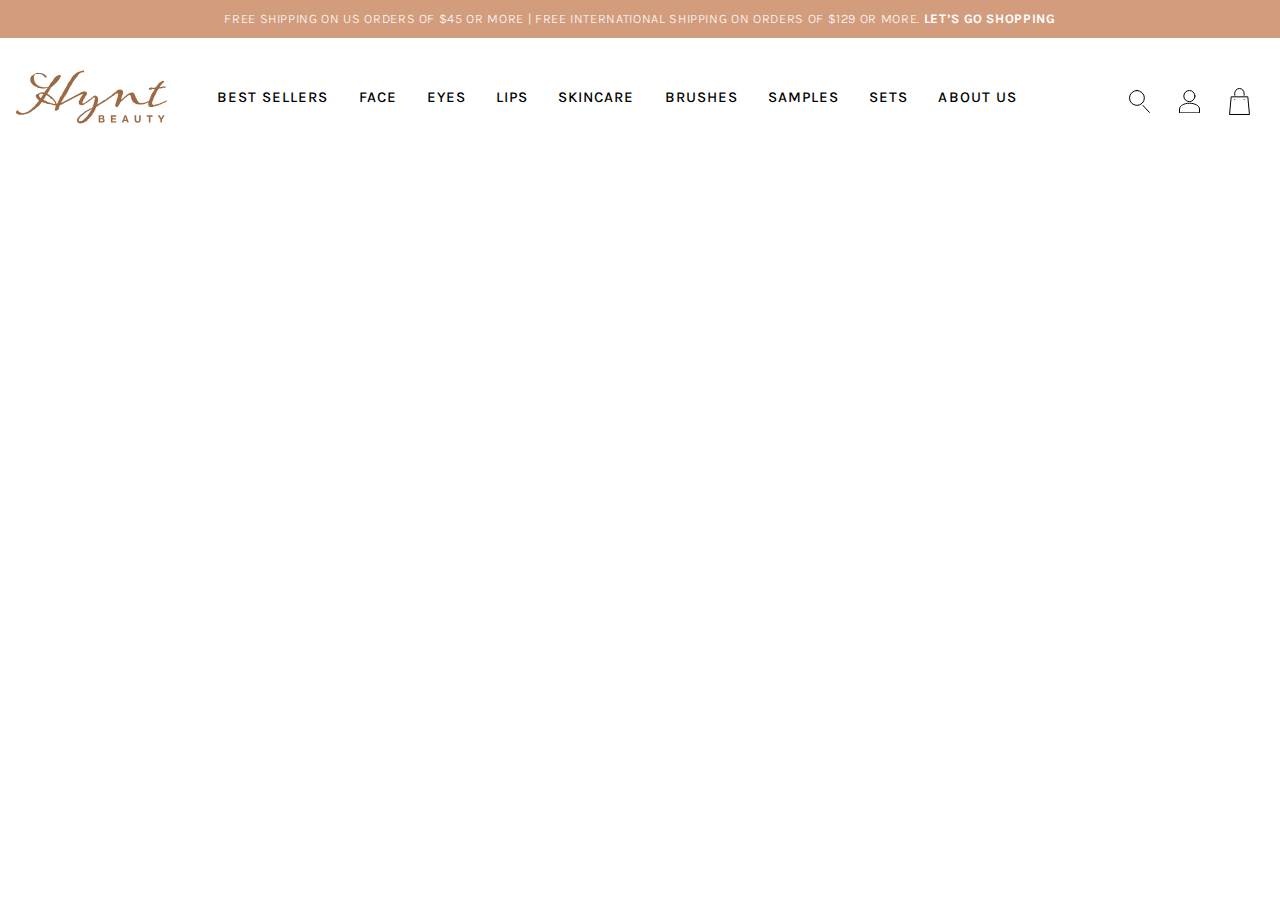
<file: index.html>
<!DOCTYPE html>
<html lang="en">

<head>
    <meta name="viewport" content="width=device-width, initial-scale=1.0">
    <meta name="description" content="Beauty of the people is Denissa Myricks">
    <meta name="author" content="hynt beauty">
    <link rel="shortcut icon" href="./images/form.png" type="image/x-icon">
    <link rel="stylesheet" href="./css/bootstrap.css">
    <link rel="stylesheet" href="./fonts/stylesheet.css">
    <link rel="stylesheet" href="./css/index.css">
    <title>Demo Hynt Beauty-Guideline</title>
    <link rel="stylesheet" href="https://cdnjs.cloudflare.com/ajax/libs/font-awesome/4.7.0/css/font-awesome.min.css">
    <link rel="shortcut icon" href="./images/Hynt Beauty Logo.svg" type="image/x-icon">
</head>

<body>
    <header class="desktop">
        <div class="container-fluid">
            <div class="col-12 header-title text-center justify-content-center align-items-center">
                <p>FREE SHIPPING ON US ORDERS OF $45 OR MORE | FREE INTERNATIONAL SHIPPING ON ORDERS OF $129 OR MORE.
                    <span class="font-weight-bold ">LET’S GO SHOPPING</span>
                </p>
            </div>
            <div class="container-fluid">
                <div class="container mh-88 pt-3 pb-3 bg-white">
                    <div class="row d-flex flex-row p-3 justify-content-center align-items-center">
                        <div class="col-auto logo">
                            <img src="./images/Hynt Beauty Logo1.svg" alt="hynt-beauty-logo" class="w-100 h-100">
                        </div>

                        <nav class="navbar col header-link">
                            <ul class="navbar-nav d-flex flex-row justify-content-around flex-grow-1">
                                <li class="nav-item">
                                    <a href="#" class="nav-link"> BEST SELLERS</a>
                                </li>
                                <li class="nav-item">
                                    <a class="nav-link" href="#">FACE </a>
                                </li>
                                <li class="nav-item">
                                    <a class="nav-link" href="#">EYES </a>
                                </li>
                                <li class="nav-item">
                                    <a class="nav-link" href="#">LIPS </a>
                                </li>
                                <li class="nav-item">
                                    <a class="nav-link" href="#">SKINCARE </a>
                                </li>
                                <li class="nav-item">
                                    <a class="nav-link" href="#">BRUSHES </a>
                                </li>
                                <li class="nav-item">
                                    <a class="nav-link" href="#">SAMPLES </a>
                                </li>
                                <li class="nav-item">
                                    <a class="nav-link" href="#">SETS </a>
                                </li>
                                <li class="nav-item">
                                    <a class="nav-link" href="#">ABOUT US</a>
                                </li>
                            </ul>
                        </nav>
                        <div class="col-auto header-icon d-flex flex-row justify-content-end">
                            <a href="#"><img src="./images/search icon.svg" alt="search"></a>
                            <a href="#"><img src="./images/Account icon.svg" alt="Account"></a>
                            <a href="#"><img src="./images/Bag icon.svg" alt="bag"></a>
                        </div>
                    </div>
                </div>
            </div>
        </div>
        <!-- <div class="container-fluid mobile">
            <div class="col-12 header-title text-center justify-content-center align-items-center">
                <p>FREE SHIPPING ON US ORDERS OF $35 OR MORE | FREE INTERNATIONAL SHIPPING ON ORDERS OF $129 OR MORE.
                    <span class="font-weight-bold ">LET’S GO SHOPPING</span>
                </p>
            </div>
            <div class="container-fluid">
                <div class="container mh-88 pt-3 pb-3 bg-white">
                    <div class="row d-flex flex-row p-3 justify-content-center align-items-center">
                        <div class="icons">
                            <a href="javascript:void(0);" class="icon text-left" onclick="myFunction()">
                                <i class="fa fa-bars"></i>
                            </a>
                            <div class="col-auto search-icon">
                                <a href="#"><img src="./images/search icon.svg" alt="search"></a>
                            </div>
                        </div>

                        <div class="mob-logo">
                            <div class="col-auto logo text-center">
                                <img src="./images/Hynt Beauty Logo1.svg" alt="hynt-beauty-logo" class="w-100 h-100">
                            </div>
                        </div>
                        <nav class="navbar col header-link">
                            <ul class="navbar-nav d-flex flex-row justify-content-around flex-grow-1">
                                <li class="nav-item">
                                    <a href="#" class="nav-link"> BEST SELLERS</a>
                                </li>
                                <li class="nav-item">
                                    <a class="nav-link" href="#">FACE </a>
                                </li>
                                <li class="nav-item">
                                    <a class="nav-link" href="#">EYES </a>
                                </li>
                                <li class="nav-item">
                                    <a class="nav-link" href="#">LIPS </a>
                                </li>
                                <li class="nav-item">
                                    <a class="nav-link" href="#">SKINCARE </a>
                                </li>
                                <li class="nav-item">
                                    <a class="nav-link" href="#">BRUSHES </a>
                                </li>
                                <li class="nav-item">
                                    <a class="nav-link" href="#">SAMPLES </a>
                                </li>
                                <li class="nav-item">
                                    <a class="nav-link" href="#">SETS </a>
                                </li>
                                <li class="nav-item">
                                    <a class="nav-link" href="#">ABOUT US</a>
                                </li>
                            </ul>
                        </nav>
                        <div class="col-auto header-icon d-flex flex-row justify-content-end">
                            <a href="#"><img src="./images/Account icon.svg" alt="Account"></a>
                            <a href="#"><img src="./images/Bag icon.svg" alt="bag"></a>
                        </div>
                    </div>
                </div>
            </div>
        </div> -->
    </header>
</body>

</html>
</file>
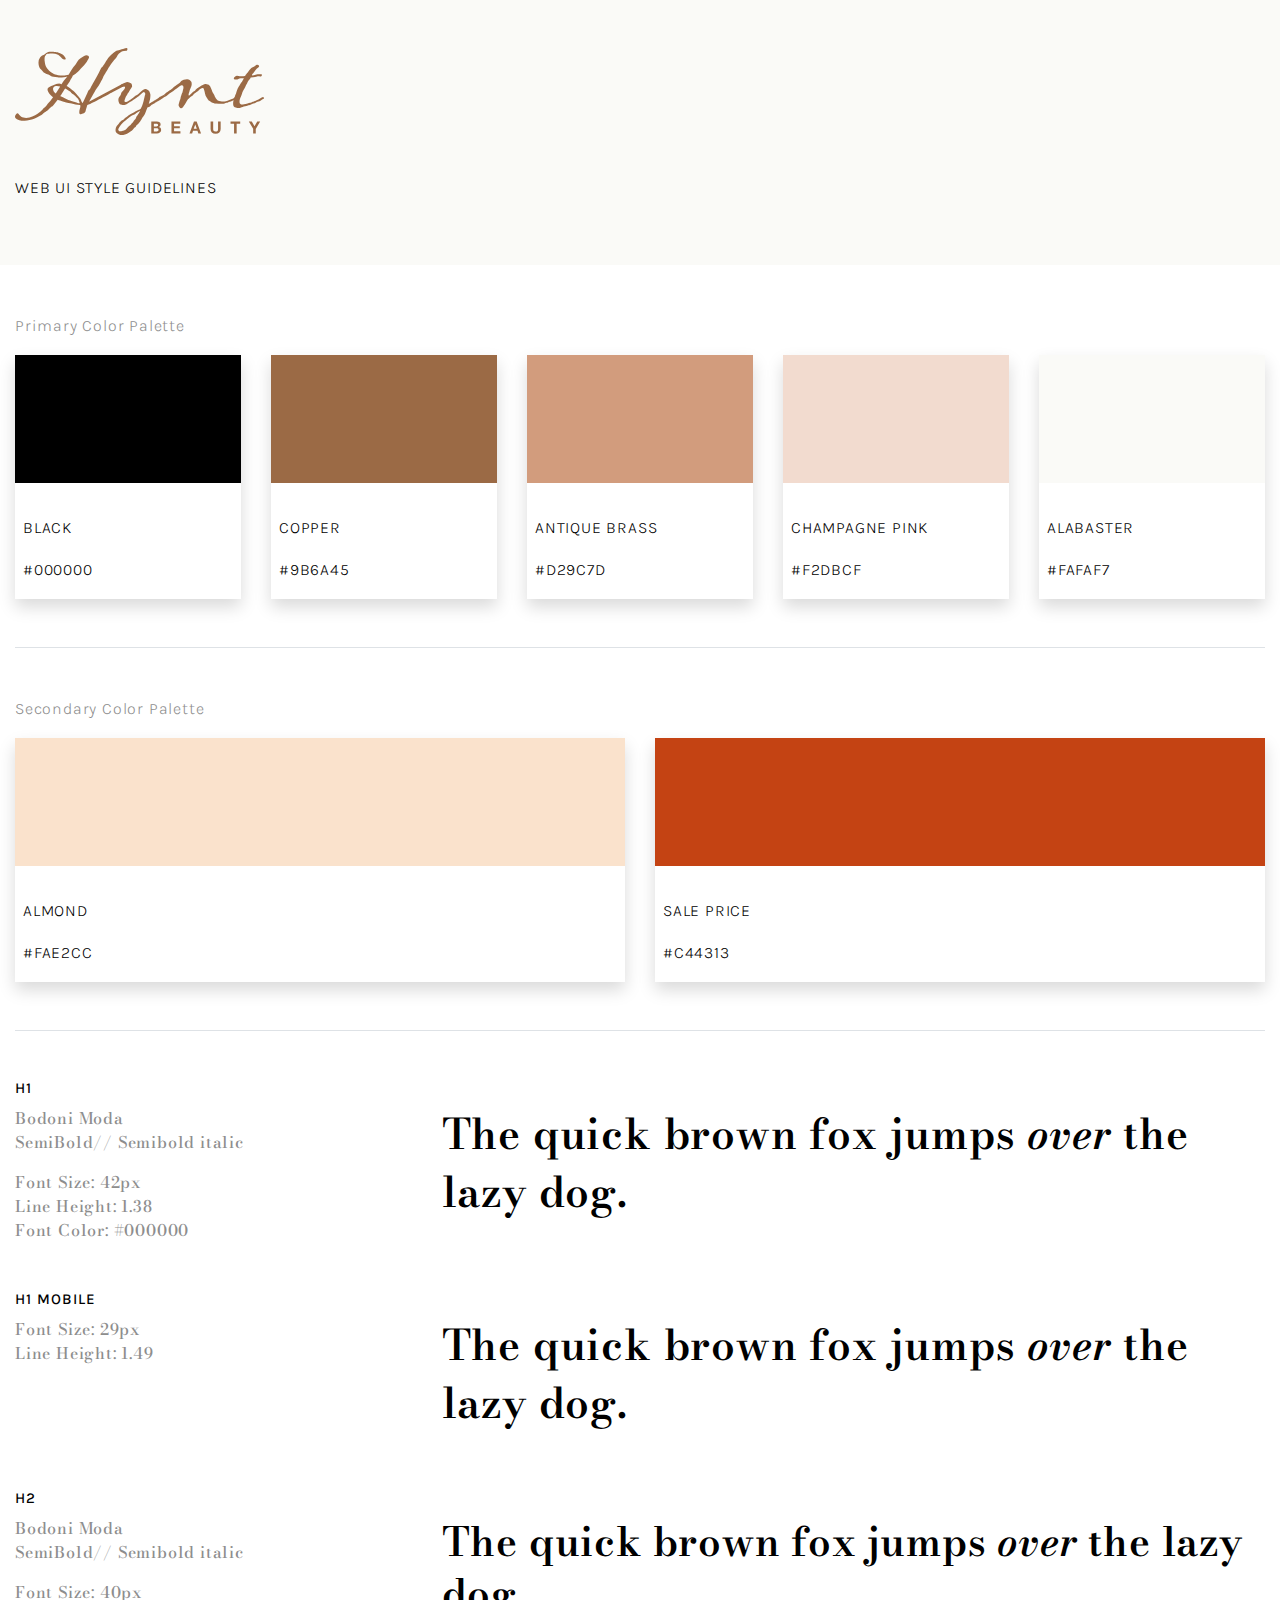
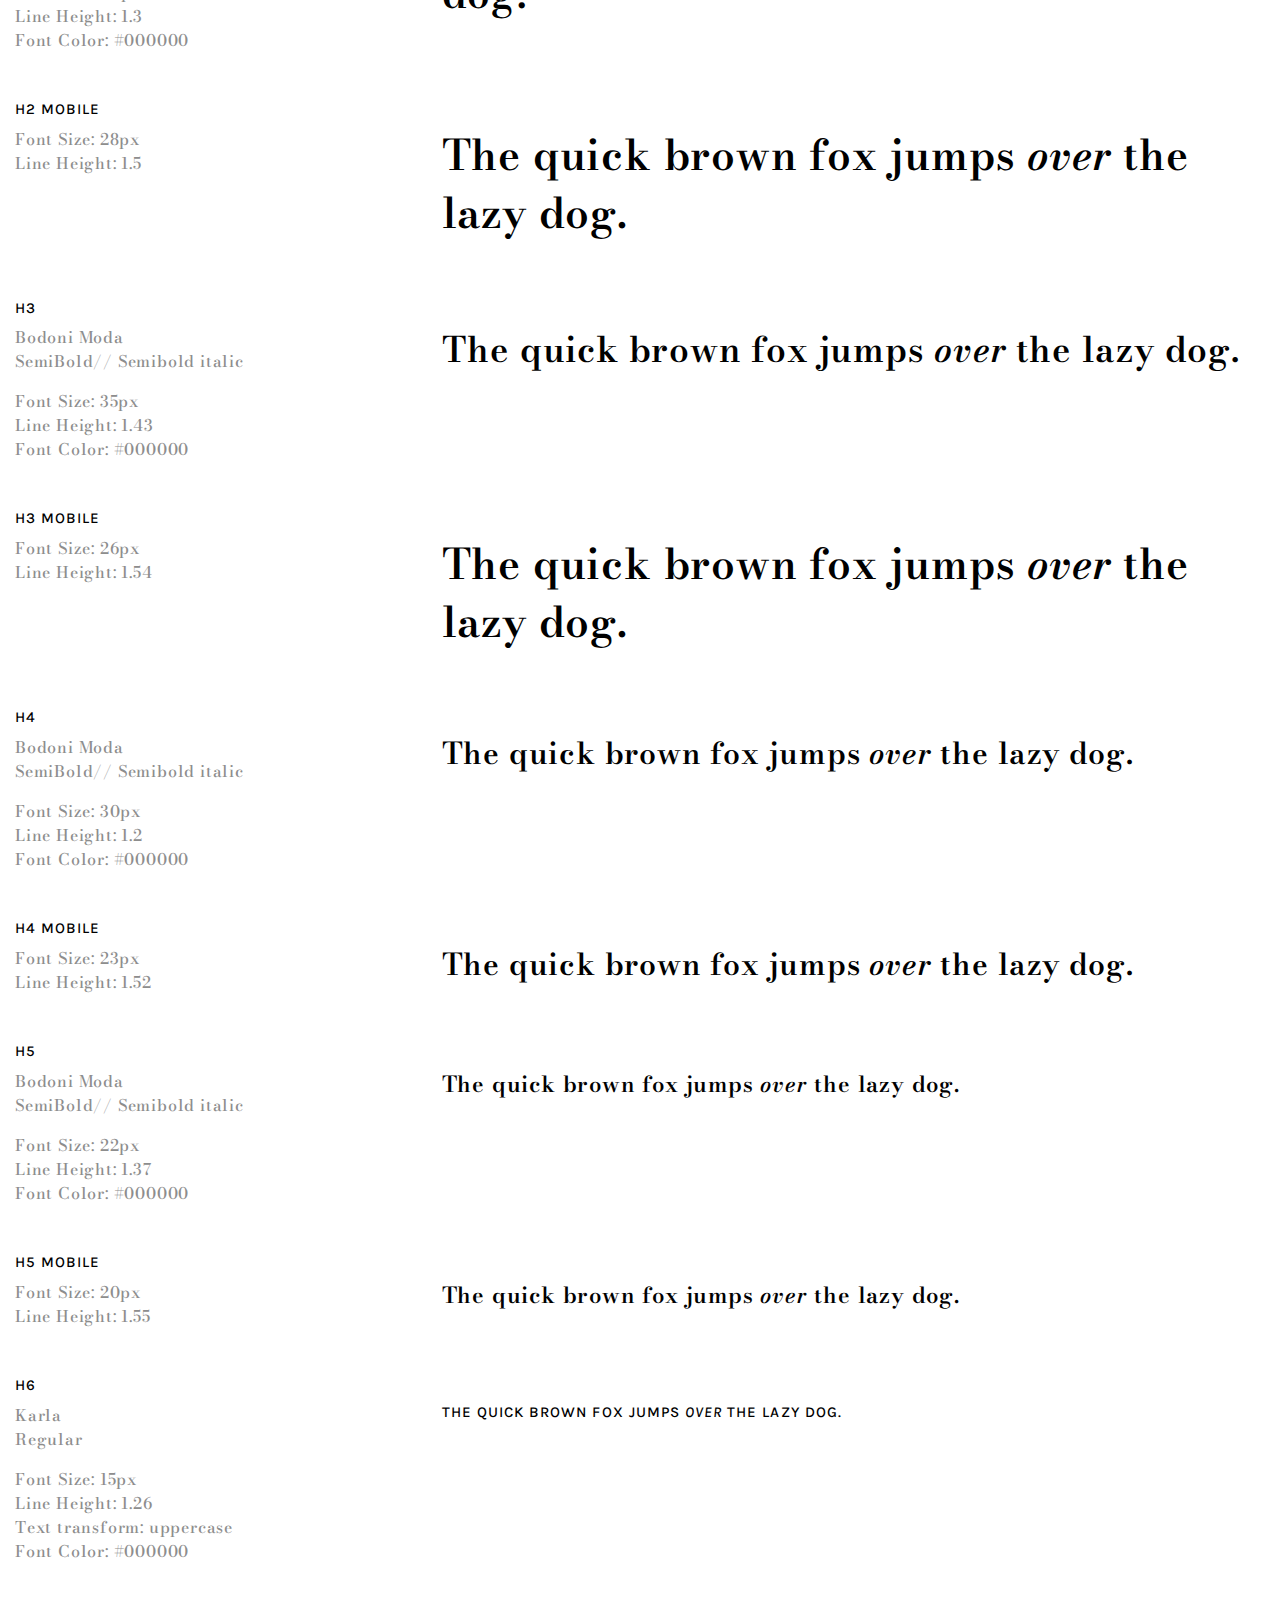
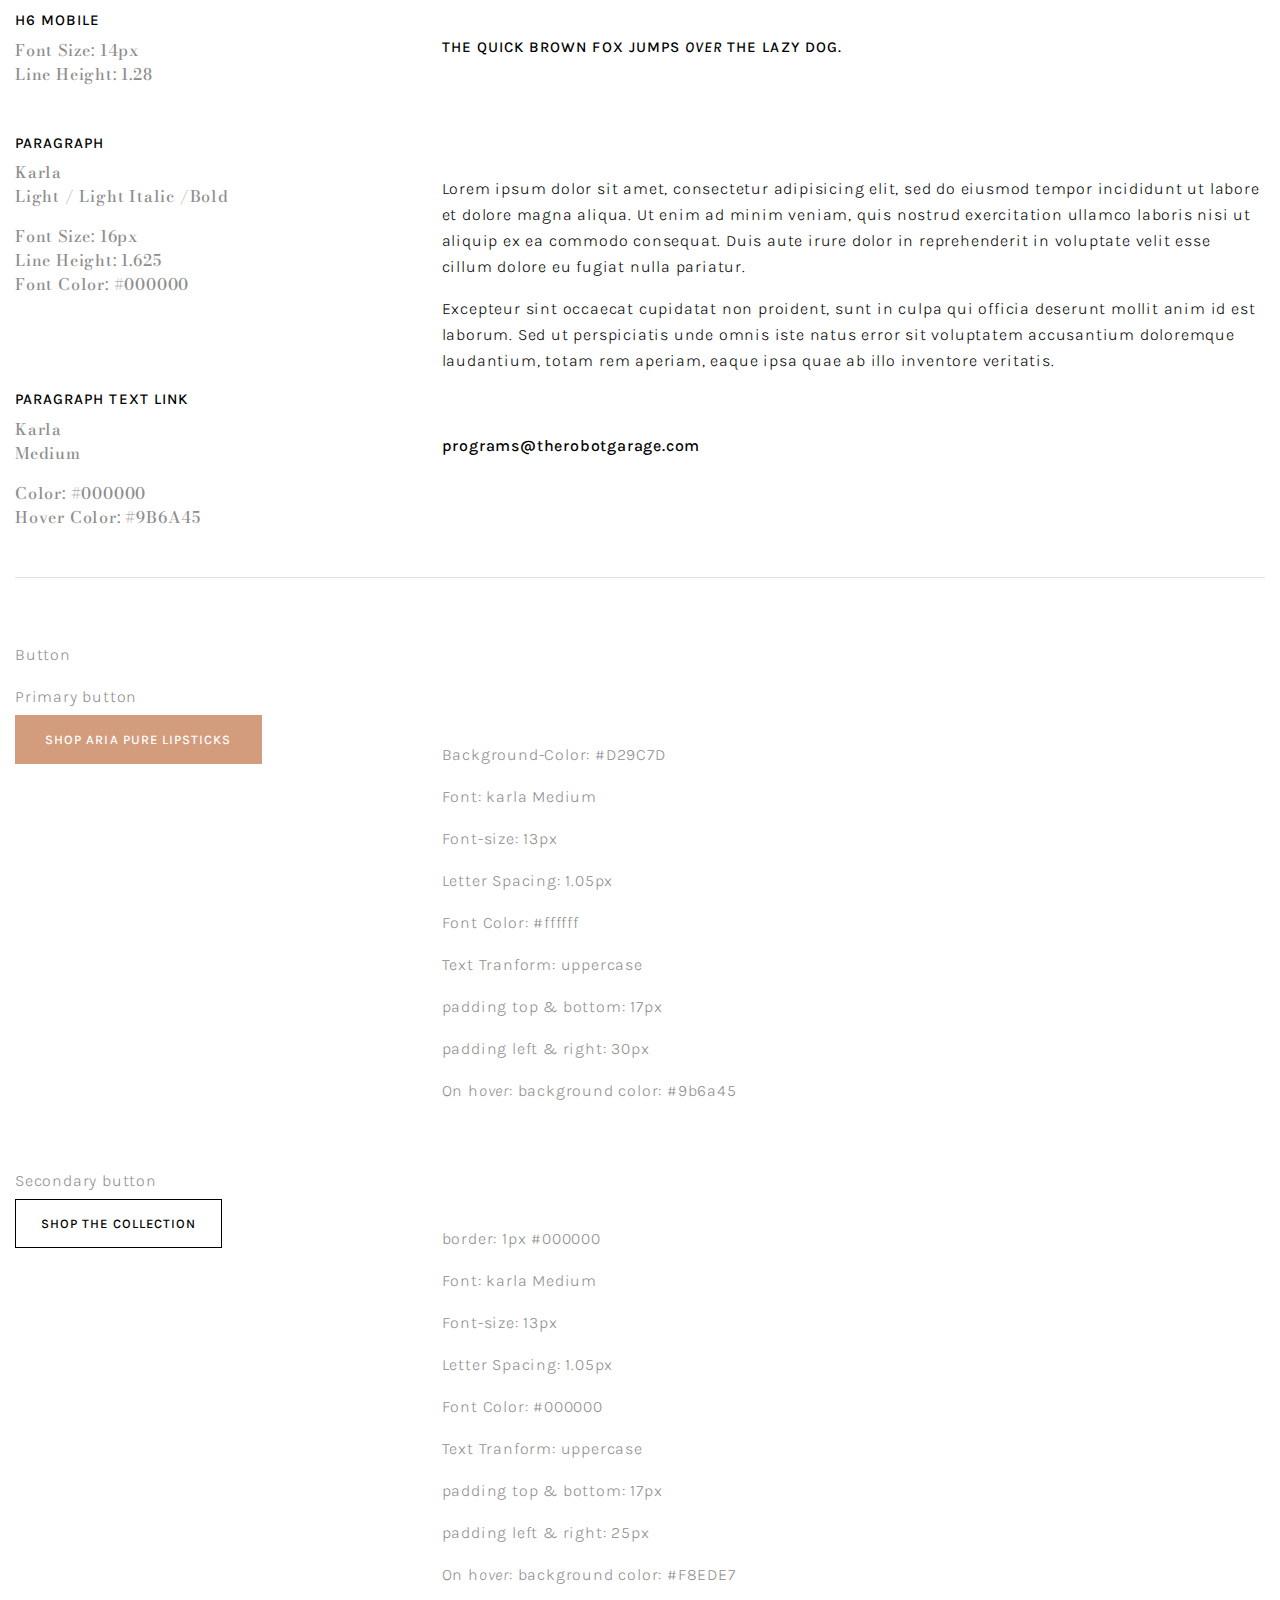
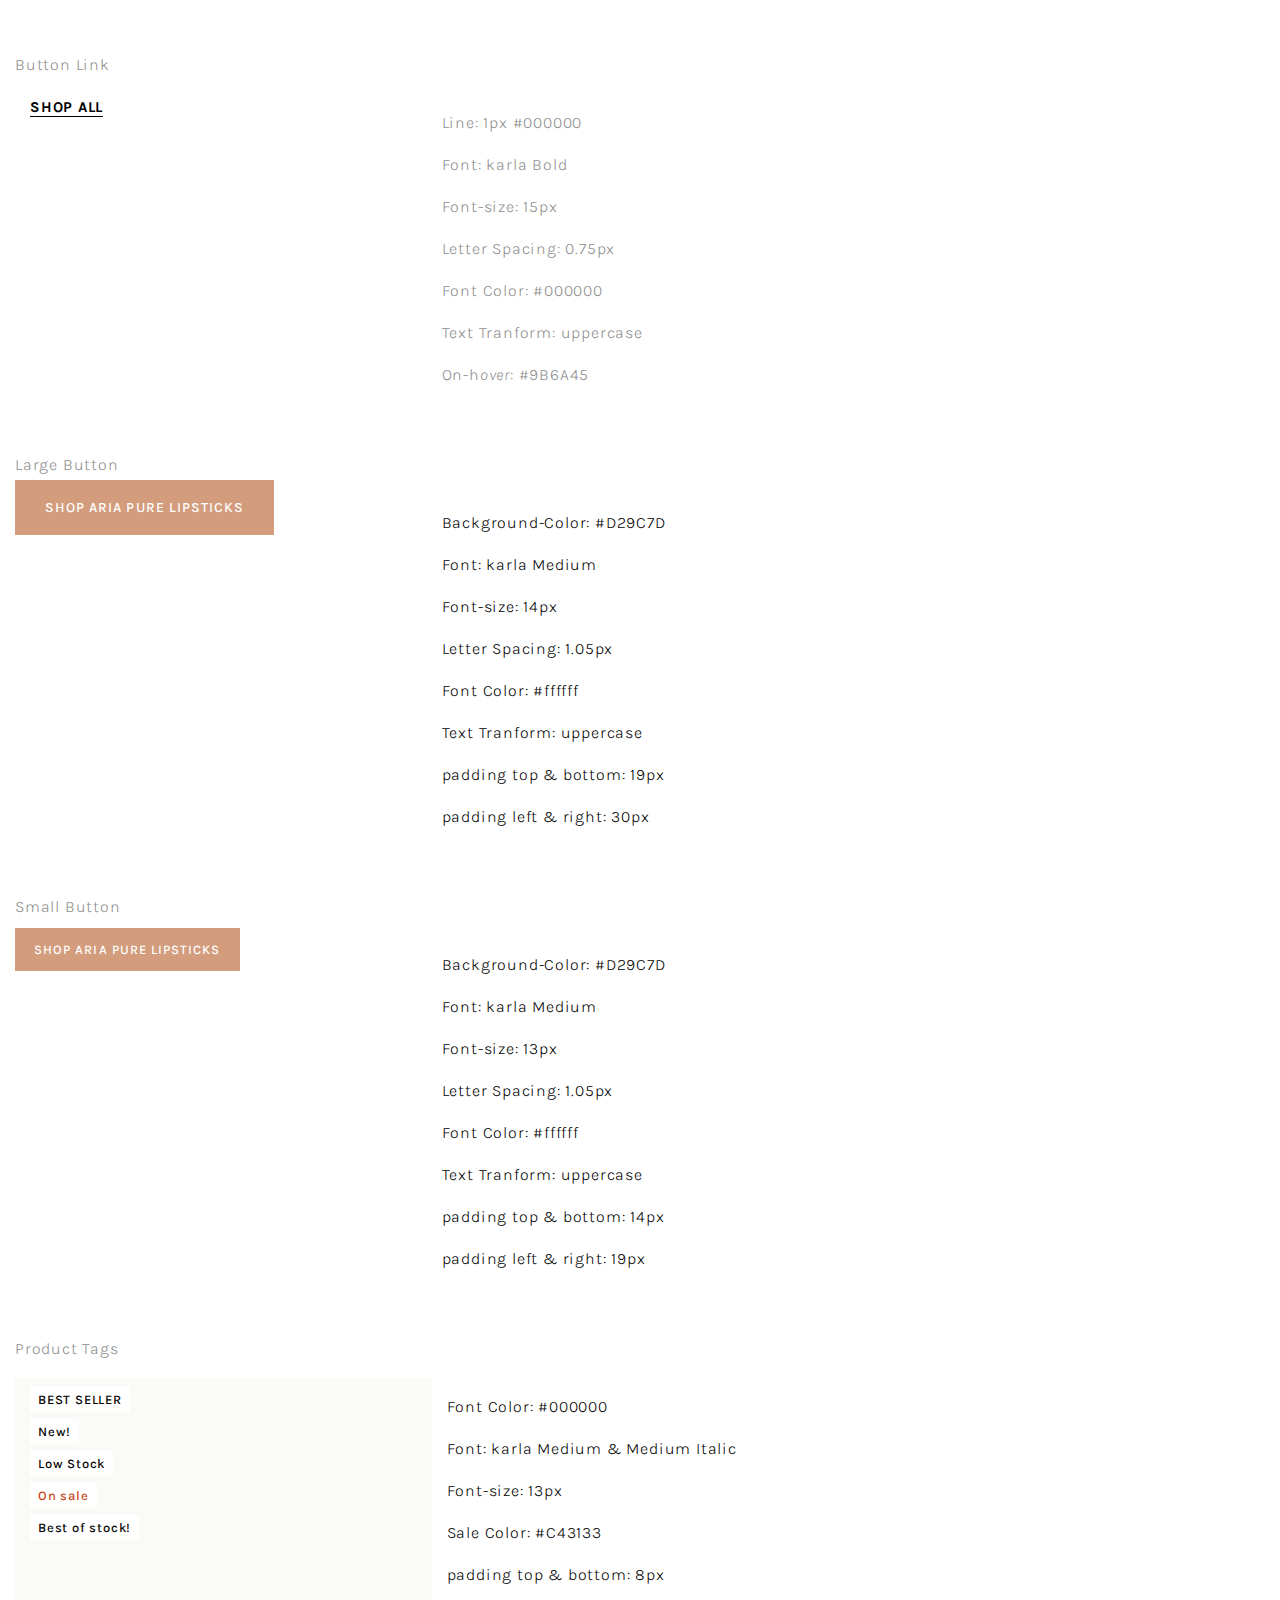
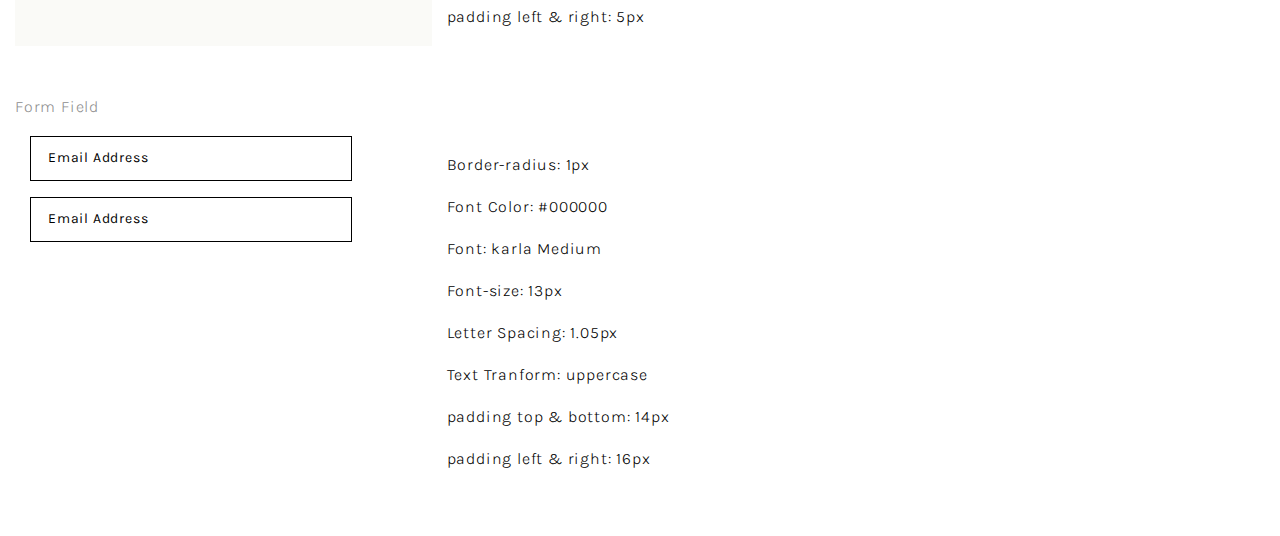
<file: guideline.html>
<!DOCTYPE html>
<html>

<head>
    <meta charset="utf-8">
    <meta name="viewport" content="width=device-width, initial-scale=1.0">
    <meta name="description" content="Beauty of the people is Denissa Myricks">
    <title>Hynt Beauty-Guideline</title>
    <link rel="shortcut icon" href="./images/Hynt Beauty Logo.svg" type="image/x-icon">
    <meta name="author" content="hynt beauty">
    <link rel="shortcut icon" href="./images/form.png" type="image/x-icon">
    <link rel="stylesheet" href="./css/bootstrap.css">
    <link rel="stylesheet" href="./fonts/stylesheet.css">
    <link rel="stylesheet" href="./css/index.css">
</head>

<body>
    <section class="bg-alabaster mb-5">
        <div class="container py-5">
            <div class="row">
                <div class="col-12 mb-4">
                    <picture>
                        <source media="(max-width:767px)" srcset="/assets/images/logo.svg">
                        <img src="./images/logo.svg" alt="Flowers" style="width:auto;">
                    </picture>
                </div>
                <div class="col-12">
                    <p class="text-gray-500 text-uppercase">Web ui style guidelines</p>
                </div>
            </div>
        </div>
    </section>
    <div class="section-content">
        <div class="container mb-5">
            <p class="mb-3 text-gray-400">Primary Color Palette</p>
            <div class="row row-cols-7">
                <div class="col">
                    <div class="shadow">
                        <div class="bg-black py-9">
                        </div>
                        <div class="py-3 px-2">
                            <p class="font-size-xs text-uppercase fw-bold mb-1">black</p>
                            <p class="font-size-xs mb-0 text-gray-500">#000000</p>
                        </div>
                    </div>
                </div>
                <div class="col">
                    <div class="shadow">
                        <div class="bg-cop py-9">
                        </div>
                        <div class="py-3 px-2">
                            <p class="font-size-xs text-uppercase fw-bold mb-1">copper</p>
                            <p class="font-size-xs mb-0 text-gray-500">#9B6A45</p>
                        </div>
                    </div>
                </div>
                <div class="col">
                    <div class="shadow">
                        <div class="bg-antique-brass py-9">
                        </div>
                        <div class="py-3 px-2">
                            <p class="font-size-xs text-uppercase fw-bold mb-1">antique brass</p>
                            <p class="font-size-xs mb-0 text-gray-500">#D29C7D</p>
                        </div>
                    </div>
                </div>
                <div class="col">
                    <div class="shadow">
                        <div class="bg-campagne-pink py-9">
                        </div>
                        <div class="py-3 px-2">
                            <p class="font-size-xs text-uppercase fw-bold mb-1">champagne pink</p>
                            <p class="font-size-xs mb-0 text-gray-500">#F2DBCF</p>
                        </div>
                    </div>
                </div>
                <div class="col">
                    <div class="shadow">
                        <div class="bg-alabaster py-9">
                        </div>
                        <div class="py-3 px-2">
                            <p class="font-size-xs text-uppercase fw-bold mb-1">alabaster</p>
                            <p class="font-size-xs mb-0 text-gray-500">#FAFAF7</p>
                        </div>
                    </div>
                </div>
            </div>
            <div class="my-5 border-top d-block"></div>
        </div>

        <div class="container mb-10">
            <p class="mb-3 text-gray-400">Secondary Color Palette</p>
            <div class="row row-cols-2">
                <div class="col">
                    <div class="shadow">
                        <div class="bg-almonds py-9">
                        </div>
                        <div class="py-3 px-2 ">
                            <p class="font-size-xs text-uppercase fw-bold mb-1">ALMOND</p>
                            <p class="font-size-xs mb-0 text-gray-500">#FAE2CC</p>
                        </div>
                    </div>
                </div>
                <div class="col">
                    <div class="shadow">
                        <div class="bg-secondary-sale py-9">

                        </div>
                        <div class="py-3 px-2 ">
                            <p class="font-size-xs text-uppercase fw-bold mb-1">SALE PRICE</p>
                            <p class="font-size-xs mb-0 text-gray-500">#C44313</p>
                        </div>
                    </div>
                </div>
            </div>
            <div class="my-5 border-top d-block"></div>
        </div>

        <div class="container mb-10">
            <div class="row mb-5 ">
                <div class="col-12">
                    <h6>H1</h6>
                </div>
                <div class="col-4">
                    <div class="text-gray-400 font-size-md">
                        <div>Bodoni Moda</div>
                        <div class="mb-3">SemiBold// Semibold italic</div>
                        <div>Font Size: 42px</div>
                        <div>Line Height: 1.38</div>
                        <div>Font Color: #000000</div>
                    </div>
                </div>
                <div class="col-8">
                    <h1>The quick brown fox jumps <i>over</i> the lazy dog.</h1>
                </div>
            </div>
            <div class="row mb-5 ">
                <div class="col-12">
                    <h6>H1 Mobile</h6>
                </div>
                <div class="col-4">
                    <div class="text-gray-400 font-size-md">
                        <div>Font Size: 29px</div>
                        <div>Line Height: 1.49</div>
                    </div>
                </div>
                <div class="col-8">
                    <h1>The quick brown fox jumps <i>over</i> the lazy dog.</h1>
                </div>
            </div>
            <div class="row mb-5 ">
                <div class="col-12">
                    <h6> H2</h6>
                </div>
                <div class="col-4">
                    <div class="text-gray-400 font-size-md">
                        <div>Bodoni Moda</div>
                        <div class="mb-3">SemiBold// Semibold italic</div>
                        <div>Font Size: 40px</div>
                        <div>Line Height: 1.3</div>
                        <div>Font Color: #000000</div>
                    </div>
                </div>
                <div class="col-8">
                    <h2>The quick brown fox jumps <i>over</i> the lazy dog.</h2>
                </div>
            </div>
            <div class="row mb-5 ">
                <div class="col-12">
                    <h6>H2 Mobile</h6>
                </div>
                <div class="col-4">
                    <div class="text-gray-400 font-size-md">
                        <div>Font Size: 28px</div>
                        <div>Line Height: 1.5</div>
                    </div>
                </div>
                <div class="col-8">
                    <h1>The quick brown fox jumps <i>over</i> the lazy dog.</h1>
                </div>
            </div>
            <div class="row mb-5 ">
                <div class="col-12">
                    <h6>H3</h6>
                </div>
                <div class="col-4">
                    <div class="text-gray-400 font-size-md">
                        <div>Bodoni Moda</div>
                        <div class="mb-3">SemiBold// Semibold italic</div>
                        <div>Font Size: 35px</div>
                        <div>Line Height: 1.43</div>
                        <div>Font Color: #000000</div>
                    </div>
                </div>
                <div class="col-8">
                    <h3>The quick brown fox jumps <i>over</i> the lazy dog.</h3>
                </div>
            </div>
            <div class="row mb-5 ">
                <div class="col-12">
                    <h6>H3 Mobile</h6>
                </div>
                <div class="col-4">
                    <div class="text-gray-400 font-size-md">
                        <div>Font Size: 26px</div>
                        <div>Line Height: 1.54</div>
                    </div>
                </div>
                <div class="col-8">
                    <h1>The quick brown fox jumps <i>over</i> the lazy dog.</h1>
                </div>
            </div>

            <div class="row mb-5 ">
                <div class="col-12">
                    <h6>H4</h6>
                </div>
                <div class="col-4">
                    <div class="text-gray-400 font-size-md">
                        <div>Bodoni Moda</div>
                        <div class="mb-3">SemiBold// Semibold italic</div>
                        <div>Font Size: 30px</div>
                        <div>Line Height: 1.2</div>
                        <div>Font Color: #000000</div>
                    </div>
                </div>
                <div class="col-8">
                    <h4>The quick brown fox jumps <i>over</i> the lazy dog.</h4>
                </div>
            </div>
            <div class="row mb-5 ">
                <div class="col-12">
                    <h6>H4 Mobile</h6>
                </div>
                <div class="col-4">
                    <div class="text-gray-400 font-size-md">
                        <div>Font Size: 23px</div>
                        <div>Line Height: 1.52</div>
                    </div>
                </div>
                <div class="col-8">
                    <h4>The quick brown fox jumps <i>over</i> the lazy dog.</h4>
                </div>
            </div>

            <div class="row mb-5 ">
                <div class="col-12">
                    <h6>H5</h6>
                </div>
                <div class="col-4">
                    <div class="text-gray-400 font-size-md">
                        <div>Bodoni Moda</div>
                        <div class="mb-3">SemiBold// Semibold italic</div>
                        <div>Font Size: 22px</div>
                        <div>Line Height: 1.37</div>
                        <div>Font Color: #000000</div>
                    </div>
                </div>
                <div class="col-8">
                    <h5>The quick brown fox jumps <i>over</i> the lazy dog.</h5>
                </div>
            </div>
            <div class="row mb-5 ">
                <div class="col-12">
                    <h6>H5 Mobile</h6>
                </div>
                <div class="col-4">
                    <div class="text-gray-400 font-size-md">
                        <div>Font Size: 20px</div>
                        <div>Line Height: 1.55</div>
                    </div>
                </div>
                <div class="col-8">
                    <h5>The quick brown fox jumps <i>over</i> the lazy dog.</h5>
                </div>
            </div>

            <div class="row mb-5 ">
                <div class="col-12">
                    <h6>H6</h6>
                </div>
                <div class="col-4">
                    <div class="text-gray-400 font-size-md">
                        <div>Karla</div>
                        <div class="mb-3">Regular</div>
                        <div>Font Size: 15px</div>
                        <div>Line Height: 1.26</div>
                        <div>Text transform: uppercase</div>
                        <div>Font Color: #000000</div>
                    </div>
                </div>
                <div class="col-8">
                    <h6>The quick brown fox jumps <i>over</i> the lazy dog.</h6>
                </div>
            </div>
            <div class="row mb-5 ">
                <div class="col-12">
                    <h6>H6 Mobile</h6>
                </div>
                <div class="col-4 text-gray-400">
                    <div class="text-gray-400 font-size-md">
                        <div>Font Size: 14px</div>
                        <div>Line Height: 1.28</div>
                    </div>
                </div>
                <div class="col-8">
                    <h6>The quick brown fox jumps <i>over</i> the lazy dog.</h6>
                </div>
            </div>

            <div class="row mb-10">
                <div class="col-12">
                    <h6>Paragraph</h6>
                </div>
                <div class="col-4">
                    <div class="text-gray-400 font-size-md">
                        <div>Karla</div>
                        <div class="mb-3">Light / Light Italic /Bold</div>
                        <div>Font Size: 16px</div>
                        <div>Line Height: 1.625</div>
                        <div>Font Color: #000000 </div>
                    </div>
                </div>
                <div class="col-8">
                    <p>Lorem ipsum dolor sit amet, consectetur adipisicing elit, sed do eiusmod tempor incididunt ut
                        labore et dolore magna aliqua. Ut enim ad minim veniam, quis nostrud exercitation ullamco
                        laboris nisi ut aliquip ex ea commodo consequat. Duis aute irure dolor in reprehenderit in
                        voluptate velit esse cillum dolore eu fugiat nulla pariatur.</p>
                    <p> Excepteur sint occaecat cupidatat
                        non proident, sunt in culpa qui officia deserunt mollit anim id est laborum. Sed ut perspiciatis
                        unde omnis iste natus error sit voluptatem accusantium doloremque laudantium, totam rem aperiam,
                        eaque ipsa quae ab illo inventore veritatis.</p>
                </div>
            </div>

            <div class="row mb-10">
                <div class="col-12">
                    <h6>Paragraph Text Link</h6>
                </div>
                <div class="col-4 text-gray-400">

                    <div>Karla</div>
                    <div class="mb-3">Medium</div>
                    <div>Color: #000000</div>
                    <div>Hover Color: #9B6A45</div>

                </div>
                <div class="col-8">
                    <p><a href="javascript:void(0);">programs@therobotgarage.com</a></p><a href="javascript:void(0);">
                    </a>
                </div><a href="javascript:void(0);">
                </a>
            </div><a href="javascript:void(0);">

                <div class="my-5 border-top d-block"></div>
            </a>
        </div><a href="javascript:void(0);">

        </a>
        <div class="container mb-10"><a href="javascript:void(0);">
            </a>
            <div class="row mb-10"><a href="javascript:void(0);"></a>
            </div>


            <div class="row mb-5 ">
                <div class="col-12 text-gray-400">
                    <p class="mb-3"> Button</p>
                    <p class="mb-3 text-gray-400">Primary button</p>
                </div>
                <div class="col-4">
                    <a href="" class="btn btn-primary">SHOP ARIA PURE LIPSTICKS</a>
                </div>
                <div class="col-4 text-gray-400">
                    <p>Background-Color: #D29C7D</p>
                    <p>Font: karla Medium</p>
                    <p>Font-size: 13px</p>
                    <p>Letter Spacing: 1.05px</p>
                    <p>Font Color: #ffffff</p>
                    <p>Text Tranform: uppercase</p>
                    <p>padding top & bottom: 17px</p>
                    <p>padding left & right: 30px</p>
                    <p>On h<i>over</i>: background color: #9b6a45</p>
                </div>
            </div>


            <p class="mb-3 text-gray-400">Secondary button</p>
            <div class="row mb-5 ">
                <div class="col-4">
                    <a href="" class="btn btn-secondary">SHOP THE COLLECTION</a>
                </div>
                <div class="col-4 text-gray-400">
                    <p>border: 1px #000000</p>
                    <p>Font: karla Medium</p>
                    <p>Font-size: 13px</p>
                    <p>Letter Spacing: 1.05px</p>
                    <p>Font Color: #000000</p>
                    <p>Text Tranform: uppercase</p>
                    <p>padding top & bottom: 17px</p>
                    <p>padding left & right: 25px</p>
                    <p>On h<i>over</i>: background color: #F8EDE7</p>
                </div>
            </div>

            <p class="mb-3 text-gray-400">Button Link</p>
            <div class="row mb-5 ">
                <div class="col-4">
                    <div class="col-12 pb-10">
                        <a href="" class="btn btn-link">Shop All</a>
                    </div>
                </div>
                <div class="col-4 text-gray-400">
                    <p>Line: 1px #000000</p>
                    <p>Font: karla Bold</p>
                    <p>Font-size: 15px</p>
                    <p>Letter Spacing: 0.75px</p>
                    <p>Font Color: #000000</p>
                    <p>Text Tranform: uppercase</p>
                    <p>On-h<i>over</i>: #9B6A45</p>
                </div>
            </div>

            <!-- <p class="mb-3 text-gray-400">Light Button</p>
            <div class="row mb-5">
                <div class="col-4">
                        <a href="" class="btn btn-light">Shop All</a>
                </div>
    
            <div class="col-4">
                <p>Color: #FFFFFF</p>
                <p>Font: Karla Medium</p>
                <p>Font Size: 13px</p>
                <p>Letter Spacing: 1.05px</p>
                <p>Text Transform: Uppercase</p>
                <p>Font Color: #000000</p>
                <p>Button Height: 49px</p>
                <p>padding top & bottom: 17px</p>
                <p>padding left & right: 25px</p>
            </div>
            </div> -->



        <p class="mb-3 text-gray-400">Large Button</p>
        <div class="row mb-5 ">
            <div class="col-4">
                <a href="" class="btn btn-lg">SHOP ARIA PURE LIPSTICKS</a>
            </div>
            <div class="col-4">
                <p>Background-Color: #D29C7D</p>
                <p>Font: karla Medium</p>
                <p>Font-size: 14px</p>
                <p>Letter Spacing: 1.05px</p>
                <p>Font Color: #ffffff</p>
                <p>Text Tranform: uppercase</p>
                <p>padding top & bottom: 19px</p>
                <p>padding left & right: 30px</p>
            </div>
        </div>

        <p class="mb-3 text-gray-400">Small Button</p>
        <div class="row mb-5 ">
            <div class="col-4">
                <a href="" class="btn btn-sm">SHOP ARIA PURE LIPSTICKS</a>
            </div>
            <div class="col-4">
                <p>Background-Color: #D29C7D</p>
                <p>Font: karla Medium</p>
                <p>Font-size: 13px</p>
                <p>Letter Spacing: 1.05px</p>
                <p>Font Color: #ffffff</p>
                <p>Text Tranform: uppercase</p>
                <p>padding top & bottom: 14px</p>
                <p>padding left & right: 19px</p>
            </div>
            <div class="my-5 border-top d-block"></div>
        </div>
        <p class="mb-3 text-gray-400">Product Tags</p>
        <div class="container mb-5">

            <div class="row">
                <div class="col-md-4 d-flex flex-column bg-alabaster">
                    <span class="badges mt-2">
                        <span class="badge bg-white text-uppercase">
                            Best seller
                        </span>
                    </span>
                    <span class="badges mt-2">
                        <span class="badge">
                            New!
                        </span>
                    </span>
                    <span class="badges mt-2">
                        <span class="badge">
                            Low Stock
                        </span>
                    </span>
                    <span class="badges mt-2">
                        <span class="badge bg-sale-price">
                            On sale
                        </span>
                    </span>
                    <span class="badges mt-2">
                        <span class="badge">
                            Best of stock!
                        </span>
                    </span>
                </div>
                <div class="col-md-8">
                    <p>Font Color: #000000</p>
                    <p>Font: karla Medium & Medium Italic</p>
                    <p>Font-size: 13px</p>
                    <p>Sale Color: #C43133</p>
                    <p>padding top & bottom: 8px</p>
                    <p>padding left & right: 5px</p>
                </div>
            </div>
        </div>

        <p class="mb-3 text-gray-400">Form Field</p>
        <div class="container">
            <div class="row mb-5">
                <div class="col-md-4">
                    <div class="form-floating mb-3">
                        <input type="email" class="form-control" id="floatingInput">
                        <label for="floatingInput">Email address</label>
                    </div>
                    <div class="form-floating mb-3">
                        <input type="email" class="form-control" id="floatingInput">
                        <label for="floatingInput">Email address</label>
                    </div>
                </div>
                <div class="col-md-8">
                    <p>Border-radius: 1px</p>
                    <p>Font Color: #000000</p>
                    <p>Font: karla Medium</p>
                    <p>Font-size: 13px</p>
                    <p>Letter Spacing: 1.05px</p>
                    <p>Text Tranform: uppercase</p>
                    <p>padding top & bottom: 14px</p>
                    <p>padding left & right: 16px</p>
                </div>
            </div>
        </div>
    </div>
</body>

</html>
</file>
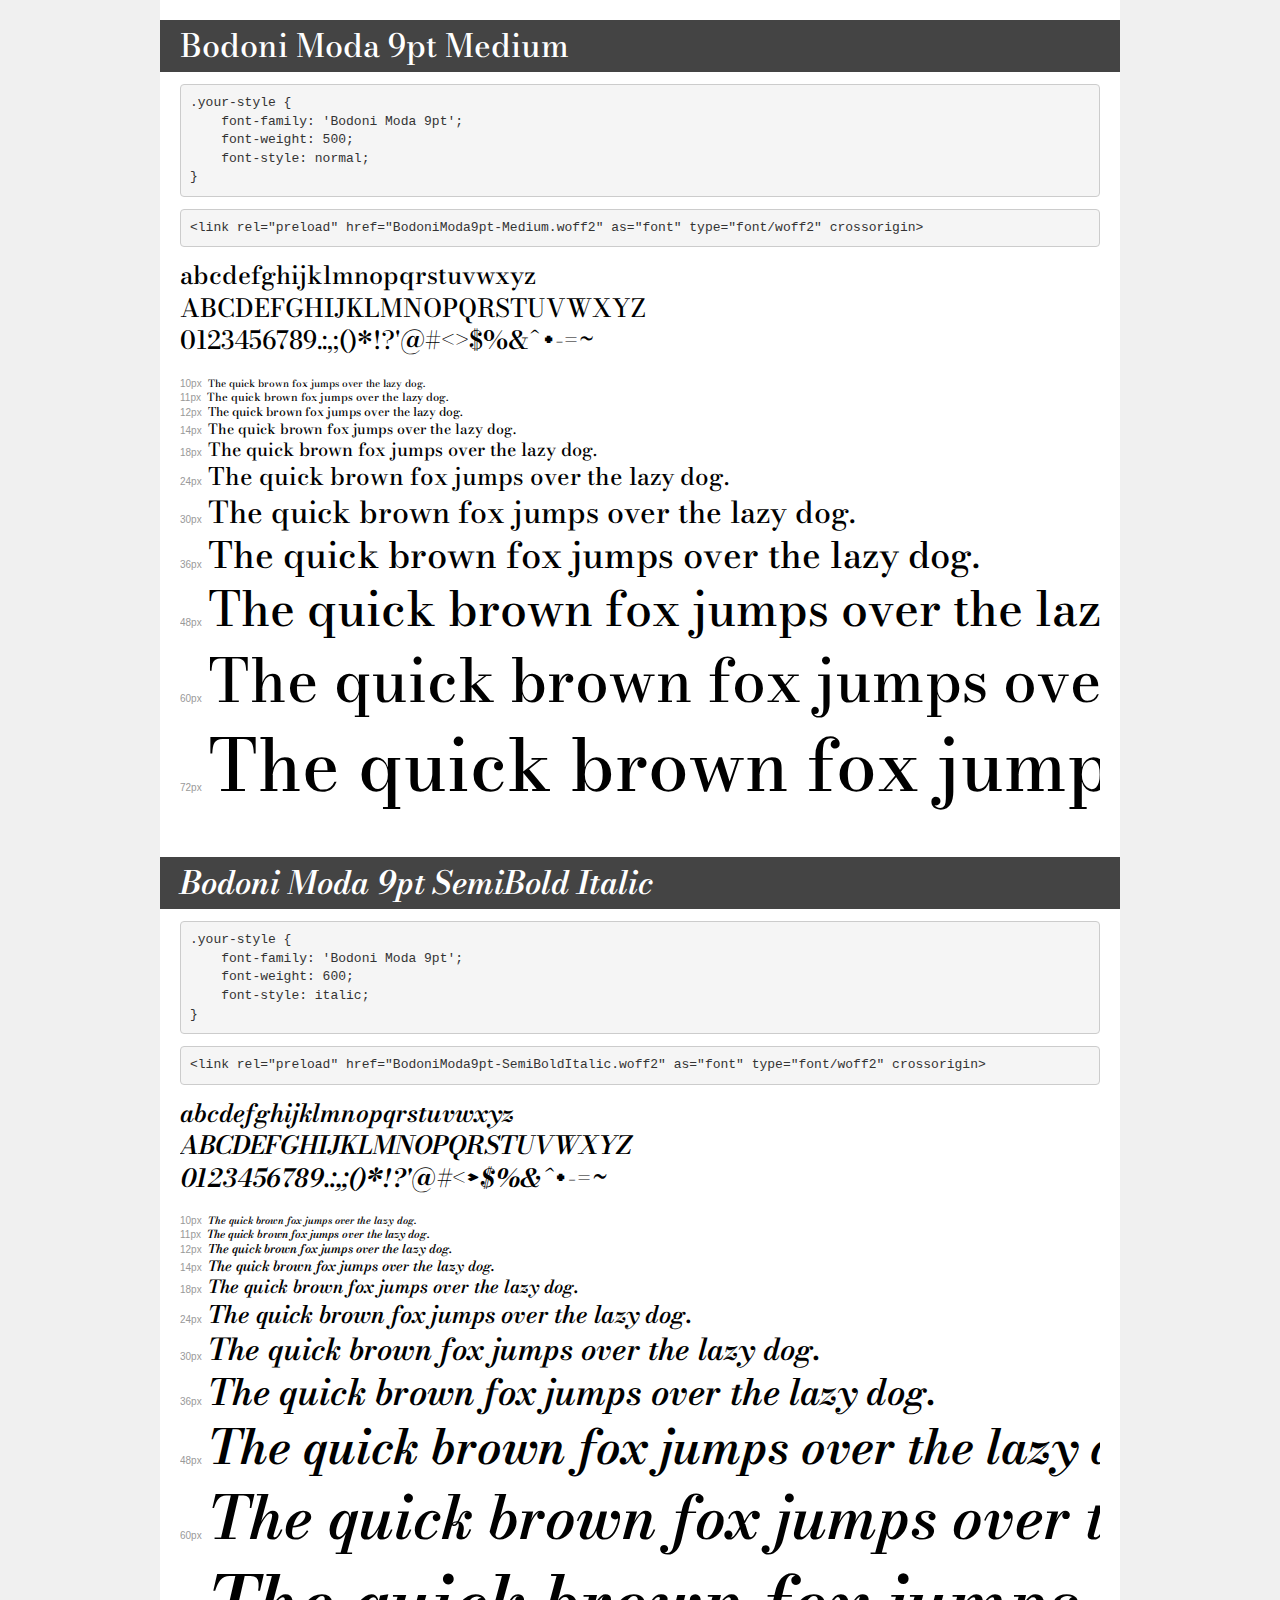
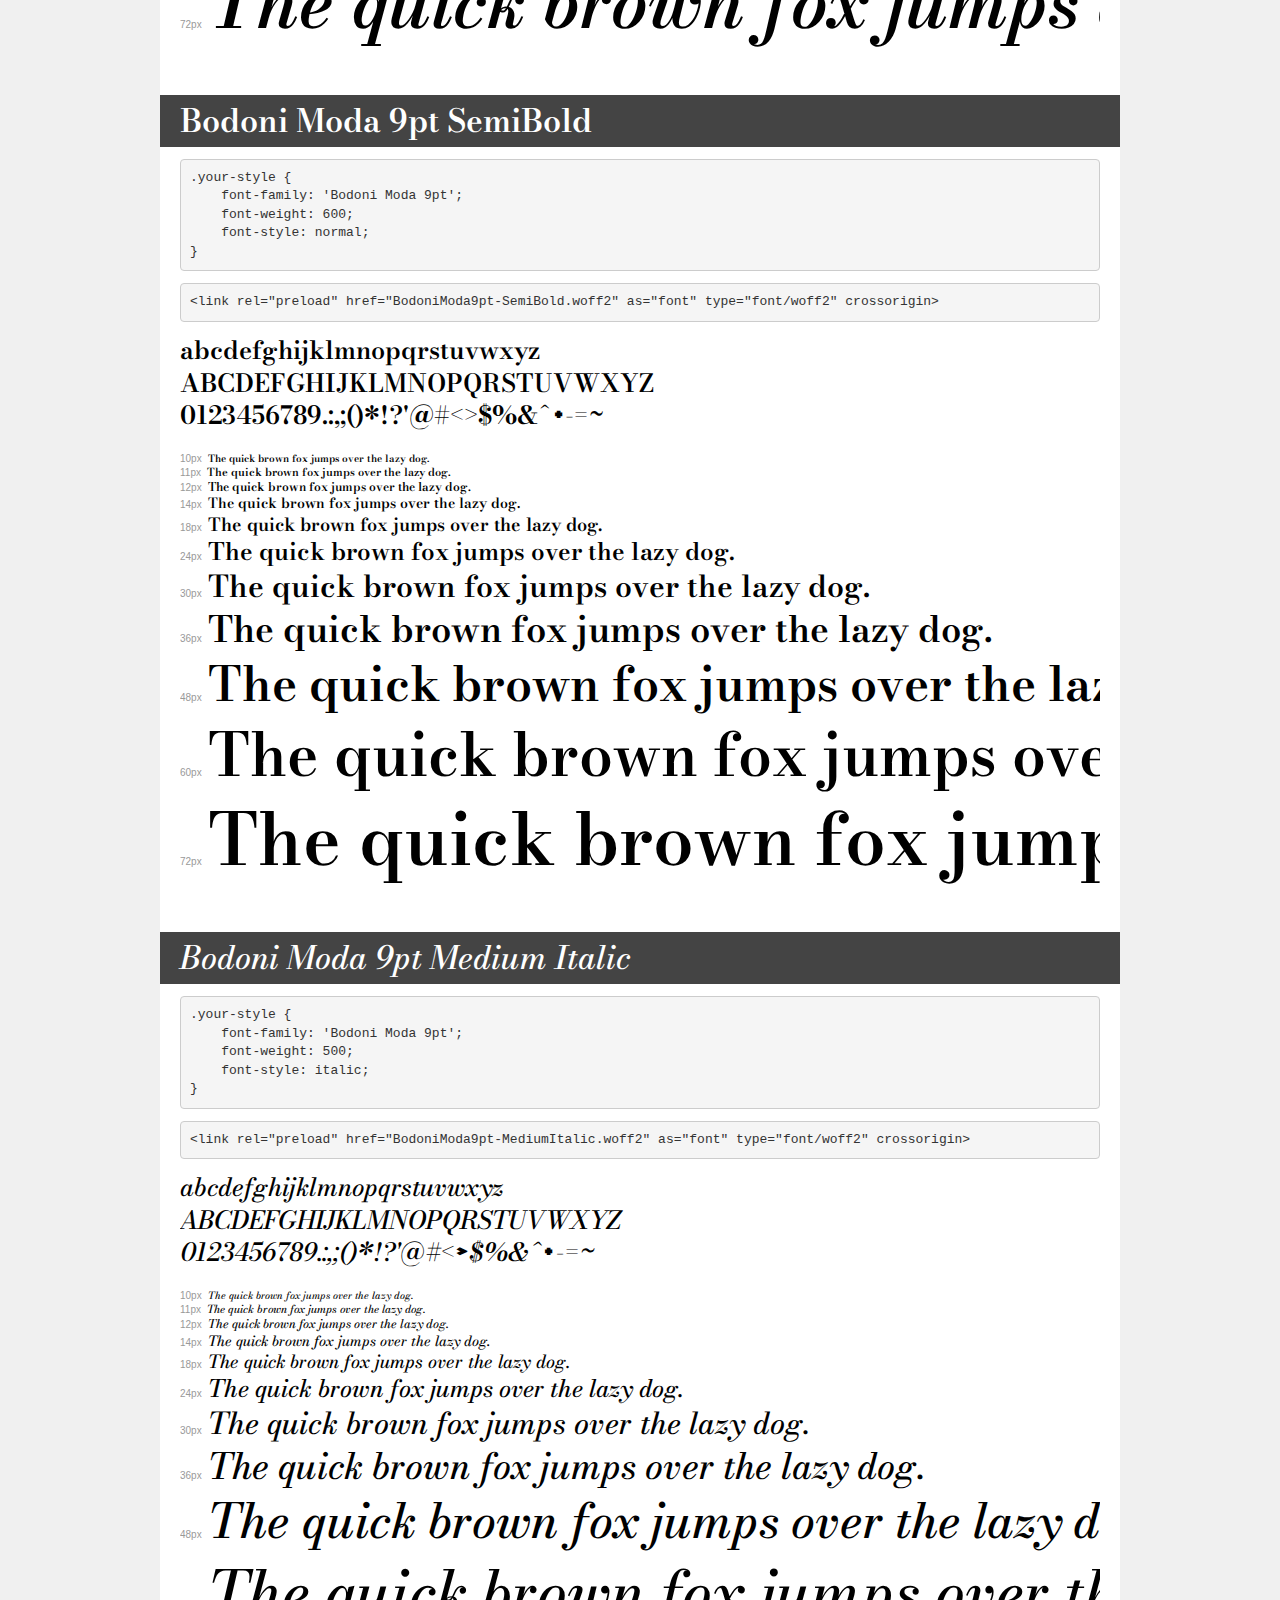
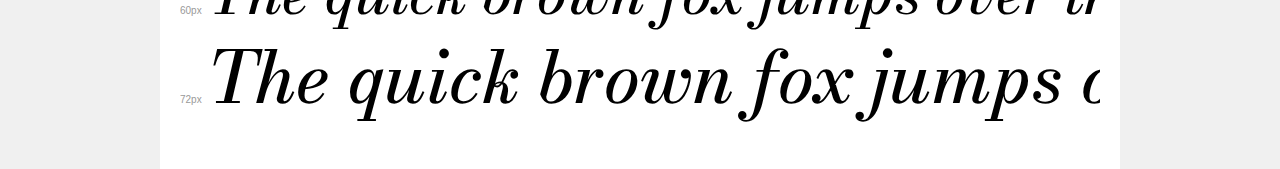
<file: fonts/bodonimoda/demo.html>
<!DOCTYPE html>
<html lang="en">
<head>
    <meta charset="utf-8">
    <meta http-equiv="X-UA-Compatible" content="IE=edge">
    <meta name="viewport" content="width=device-width, initial-scale=1">
    <meta name="robots" content="noindex, noarchive">
    <meta name="format-detection" content="telephone=no">
    <title>Transfonter demo</title>
    <link href="stylesheet.css" rel="stylesheet">
    <style>
        /*
        http://meyerweb.com/eric/tools/css/reset/
        v2.0 | 20110126
        License: none (public domain)
        */
        html, body, div, span, applet, object, iframe,
        h1, h2, h3, h4, h5, h6, p, blockquote, pre,
        a, abbr, acronym, address, big, cite, code,
        del, dfn, em, img, ins, kbd, q, s, samp,
        small, strike, strong, sub, sup, tt, var,
        b, u, i, center,
        dl, dt, dd, ol, ul, li,
        fieldset, form, label, legend,
        table, caption, tbody, tfoot, thead, tr, th, td,
        article, aside, canvas, details, embed,
        figure, figcaption, footer, header, hgroup,
        menu, nav, output, ruby, section, summary,
        time, mark, audio, video {
            margin: 0;
            padding: 0;
            border: 0;
            font-size: 100%;
            font: inherit;
            vertical-align: baseline;
        }
        /* HTML5 display-role reset for older browsers */
        article, aside, details, figcaption, figure,
        footer, header, hgroup, menu, nav, section {
            display: block;
        }
        body {
            line-height: 1;
        }
        ol, ul {
            list-style: none;
        }
        blockquote, q {
            quotes: none;
        }
        blockquote:before, blockquote:after,
        q:before, q:after {
            content: '';
            content: none;
        }
        table {
            border-collapse: collapse;
            border-spacing: 0;
        }
        /* demo styles */
        body {
            background: #f0f0f0;
            color: #000;
        }
        .page {
            background: #fff;
            width: 920px;
            margin: 0 auto;
            padding: 20px 20px 0 20px;
            overflow: hidden;
        }
        .font-container {
            overflow-x: auto;
            overflow-y: hidden;
            margin-bottom: 40px;
            line-height: 1.3;
            white-space: nowrap;
            padding-bottom: 5px;
        }
        h1 {
            position: relative;
            background: #444;
            font-size: 32px;
            color: #fff;
            padding: 10px 20px;
            margin: 0 -20px 12px -20px;
        }
        .letters {
            font-size: 25px;
            margin-bottom: 20px;
        }
        .s10:before {
            content: '10px';
        }
        .s11:before {
            content: '11px';
        }
        .s12:before {
            content: '12px';
        }
        .s14:before {
            content: '14px';
        }
        .s18:before {
            content: '18px';
        }
        .s24:before {
            content: '24px';
        }
        .s30:before {
            content: '30px';
        }
        .s36:before {
            content: '36px';
        }
        .s48:before {
            content: '48px';
        }
        .s60:before {
            content: '60px';
        }
        .s72:before {
            content: '72px';
        }
        .s10:before, .s11:before, .s12:before, .s14:before,
        .s18:before, .s24:before, .s30:before, .s36:before,
        .s48:before, .s60:before, .s72:before {
            font-family: Arial, sans-serif;
            font-size: 10px;
            font-weight: normal;
            font-style: normal;
            color: #999;
            padding-right: 6px;
        }
        pre {
            display: block;
            padding: 9px;
            margin: 0 0 12px;
            font-family: Monaco, Menlo, Consolas, "Courier New", monospace;
            font-size: 13px;
            line-height: 1.428571429;
            color: #333;
            font-weight: normal;
            font-style: normal;
            background-color: #f5f5f5;
            border: 1px solid #ccc;
            overflow-x: auto;
            border-radius: 4px;
        }
        /* responsive */
        @media (max-width: 959px) {
            .page {
                width: auto;
                margin: 0;
            }
        }
    </style>
</head>
<body>
<div class="page">
    <div class="demo">
        <h1 style="font-family: 'Bodoni Moda 9pt'; font-weight: 500; font-style: normal;">Bodoni Moda 9pt Medium</h1>
        <pre title="Usage">.your-style {
    font-family: 'Bodoni Moda 9pt';
    font-weight: 500;
    font-style: normal;
}</pre>
        <pre title="Preload (optional)">
&lt;link rel=&quot;preload&quot; href=&quot;BodoniModa9pt-Medium.woff2&quot; as=&quot;font&quot; type=&quot;font/woff2&quot; crossorigin&gt;</pre>
        <div class="font-container" style="font-family: 'Bodoni Moda 9pt'; font-weight: 500; font-style: normal;">
            <p class="letters">
                abcdefghijklmnopqrstuvwxyz<br>
ABCDEFGHIJKLMNOPQRSTUVWXYZ<br>
                0123456789.:,;()*!?'@#&lt;&gt;$%&^+-=~
            </p>
            <p class="s10" style="font-size: 10px;">The quick brown fox jumps over the lazy dog.</p>
            <p class="s11" style="font-size: 11px;">The quick brown fox jumps over the lazy dog.</p>
            <p class="s12" style="font-size: 12px;">The quick brown fox jumps over the lazy dog.</p>
            <p class="s14" style="font-size: 14px;">The quick brown fox jumps over the lazy dog.</p>
            <p class="s18" style="font-size: 18px;">The quick brown fox jumps over the lazy dog.</p>
            <p class="s24" style="font-size: 24px;">The quick brown fox jumps over the lazy dog.</p>
            <p class="s30" style="font-size: 30px;">The quick brown fox jumps over the lazy dog.</p>
            <p class="s36" style="font-size: 36px;">The quick brown fox jumps over the lazy dog.</p>
            <p class="s48" style="font-size: 48px;">The quick brown fox jumps over the lazy dog.</p>
            <p class="s60" style="font-size: 60px;">The quick brown fox jumps over the lazy dog.</p>
            <p class="s72" style="font-size: 72px;">The quick brown fox jumps over the lazy dog.</p>
        </div>
    </div>

    <div class="demo">
        <h1 style="font-family: 'Bodoni Moda 9pt'; font-weight: 600; font-style: italic;">Bodoni Moda 9pt SemiBold Italic</h1>
        <pre title="Usage">.your-style {
    font-family: 'Bodoni Moda 9pt';
    font-weight: 600;
    font-style: italic;
}</pre>
        <pre title="Preload (optional)">
&lt;link rel=&quot;preload&quot; href=&quot;BodoniModa9pt-SemiBoldItalic.woff2&quot; as=&quot;font&quot; type=&quot;font/woff2&quot; crossorigin&gt;</pre>
        <div class="font-container" style="font-family: 'Bodoni Moda 9pt'; font-weight: 600; font-style: italic;">
            <p class="letters">
                abcdefghijklmnopqrstuvwxyz<br>
ABCDEFGHIJKLMNOPQRSTUVWXYZ<br>
                0123456789.:,;()*!?'@#&lt;&gt;$%&^+-=~
            </p>
            <p class="s10" style="font-size: 10px;">The quick brown fox jumps over the lazy dog.</p>
            <p class="s11" style="font-size: 11px;">The quick brown fox jumps over the lazy dog.</p>
            <p class="s12" style="font-size: 12px;">The quick brown fox jumps over the lazy dog.</p>
            <p class="s14" style="font-size: 14px;">The quick brown fox jumps over the lazy dog.</p>
            <p class="s18" style="font-size: 18px;">The quick brown fox jumps over the lazy dog.</p>
            <p class="s24" style="font-size: 24px;">The quick brown fox jumps over the lazy dog.</p>
            <p class="s30" style="font-size: 30px;">The quick brown fox jumps over the lazy dog.</p>
            <p class="s36" style="font-size: 36px;">The quick brown fox jumps over the lazy dog.</p>
            <p class="s48" style="font-size: 48px;">The quick brown fox jumps over the lazy dog.</p>
            <p class="s60" style="font-size: 60px;">The quick brown fox jumps over the lazy dog.</p>
            <p class="s72" style="font-size: 72px;">The quick brown fox jumps over the lazy dog.</p>
        </div>
    </div>

    <div class="demo">
        <h1 style="font-family: 'Bodoni Moda 9pt'; font-weight: 600; font-style: normal;">Bodoni Moda 9pt SemiBold</h1>
        <pre title="Usage">.your-style {
    font-family: 'Bodoni Moda 9pt';
    font-weight: 600;
    font-style: normal;
}</pre>
        <pre title="Preload (optional)">
&lt;link rel=&quot;preload&quot; href=&quot;BodoniModa9pt-SemiBold.woff2&quot; as=&quot;font&quot; type=&quot;font/woff2&quot; crossorigin&gt;</pre>
        <div class="font-container" style="font-family: 'Bodoni Moda 9pt'; font-weight: 600; font-style: normal;">
            <p class="letters">
                abcdefghijklmnopqrstuvwxyz<br>
ABCDEFGHIJKLMNOPQRSTUVWXYZ<br>
                0123456789.:,;()*!?'@#&lt;&gt;$%&^+-=~
            </p>
            <p class="s10" style="font-size: 10px;">The quick brown fox jumps over the lazy dog.</p>
            <p class="s11" style="font-size: 11px;">The quick brown fox jumps over the lazy dog.</p>
            <p class="s12" style="font-size: 12px;">The quick brown fox jumps over the lazy dog.</p>
            <p class="s14" style="font-size: 14px;">The quick brown fox jumps over the lazy dog.</p>
            <p class="s18" style="font-size: 18px;">The quick brown fox jumps over the lazy dog.</p>
            <p class="s24" style="font-size: 24px;">The quick brown fox jumps over the lazy dog.</p>
            <p class="s30" style="font-size: 30px;">The quick brown fox jumps over the lazy dog.</p>
            <p class="s36" style="font-size: 36px;">The quick brown fox jumps over the lazy dog.</p>
            <p class="s48" style="font-size: 48px;">The quick brown fox jumps over the lazy dog.</p>
            <p class="s60" style="font-size: 60px;">The quick brown fox jumps over the lazy dog.</p>
            <p class="s72" style="font-size: 72px;">The quick brown fox jumps over the lazy dog.</p>
        </div>
    </div>

    <div class="demo">
        <h1 style="font-family: 'Bodoni Moda 9pt'; font-weight: 500; font-style: italic;">Bodoni Moda 9pt Medium Italic</h1>
        <pre title="Usage">.your-style {
    font-family: 'Bodoni Moda 9pt';
    font-weight: 500;
    font-style: italic;
}</pre>
        <pre title="Preload (optional)">
&lt;link rel=&quot;preload&quot; href=&quot;BodoniModa9pt-MediumItalic.woff2&quot; as=&quot;font&quot; type=&quot;font/woff2&quot; crossorigin&gt;</pre>
        <div class="font-container" style="font-family: 'Bodoni Moda 9pt'; font-weight: 500; font-style: italic;">
            <p class="letters">
                abcdefghijklmnopqrstuvwxyz<br>
ABCDEFGHIJKLMNOPQRSTUVWXYZ<br>
                0123456789.:,;()*!?'@#&lt;&gt;$%&^+-=~
            </p>
            <p class="s10" style="font-size: 10px;">The quick brown fox jumps over the lazy dog.</p>
            <p class="s11" style="font-size: 11px;">The quick brown fox jumps over the lazy dog.</p>
            <p class="s12" style="font-size: 12px;">The quick brown fox jumps over the lazy dog.</p>
            <p class="s14" style="font-size: 14px;">The quick brown fox jumps over the lazy dog.</p>
            <p class="s18" style="font-size: 18px;">The quick brown fox jumps over the lazy dog.</p>
            <p class="s24" style="font-size: 24px;">The quick brown fox jumps over the lazy dog.</p>
            <p class="s30" style="font-size: 30px;">The quick brown fox jumps over the lazy dog.</p>
            <p class="s36" style="font-size: 36px;">The quick brown fox jumps over the lazy dog.</p>
            <p class="s48" style="font-size: 48px;">The quick brown fox jumps over the lazy dog.</p>
            <p class="s60" style="font-size: 60px;">The quick brown fox jumps over the lazy dog.</p>
            <p class="s72" style="font-size: 72px;">The quick brown fox jumps over the lazy dog.</p>
        </div>
    </div>

</div>
</body>
</html>
</file>
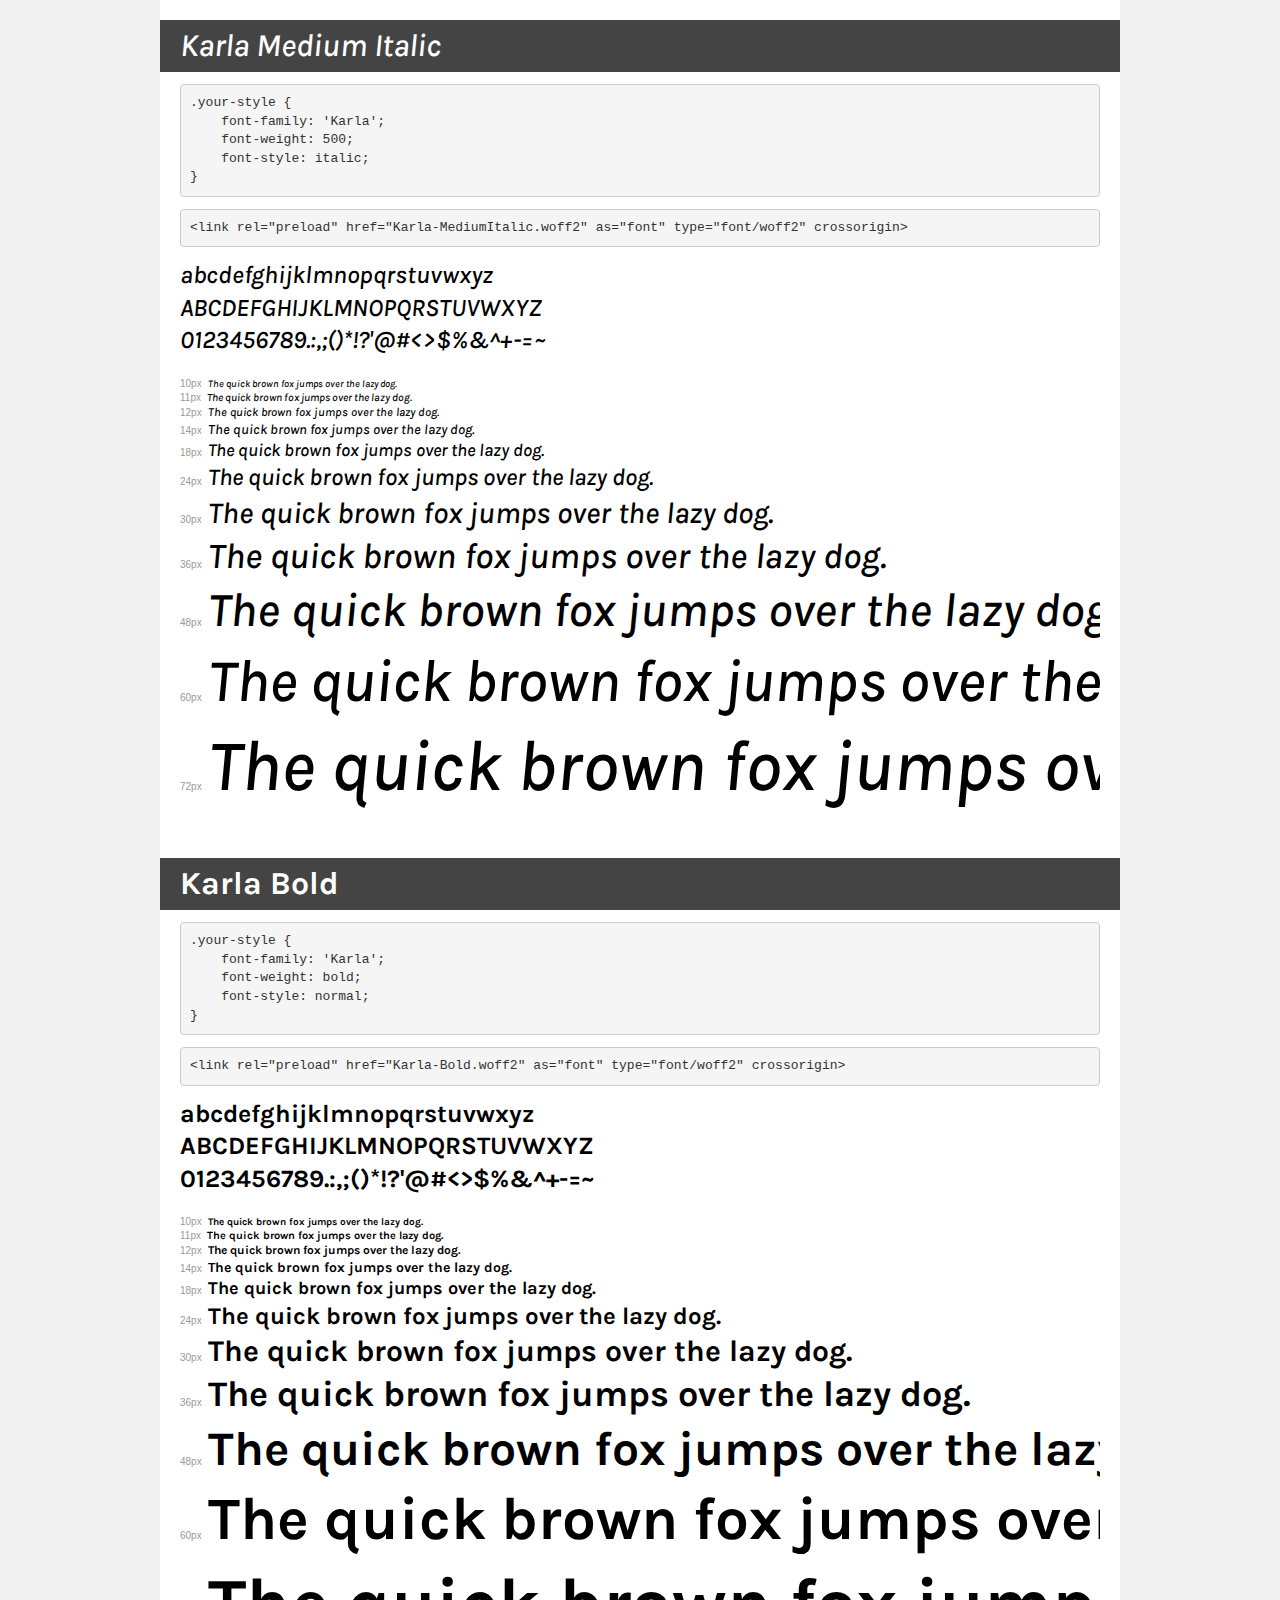
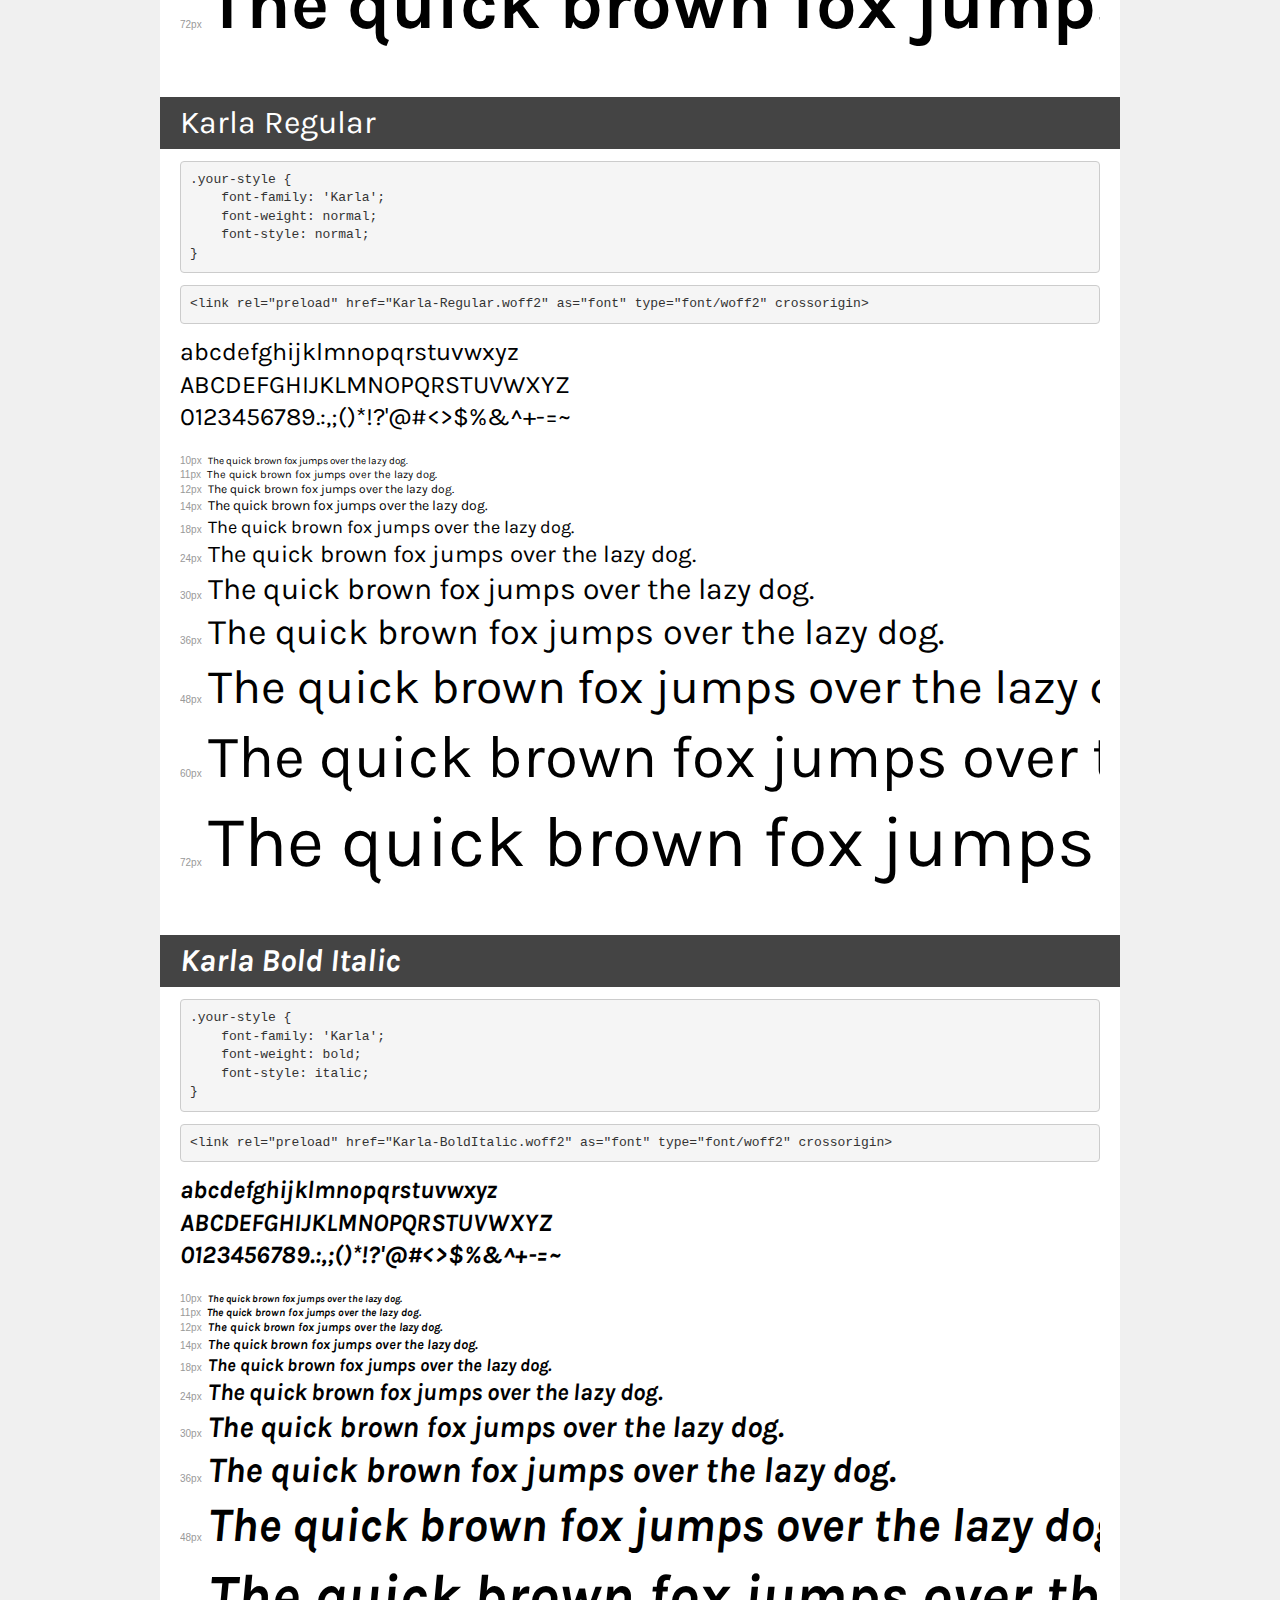
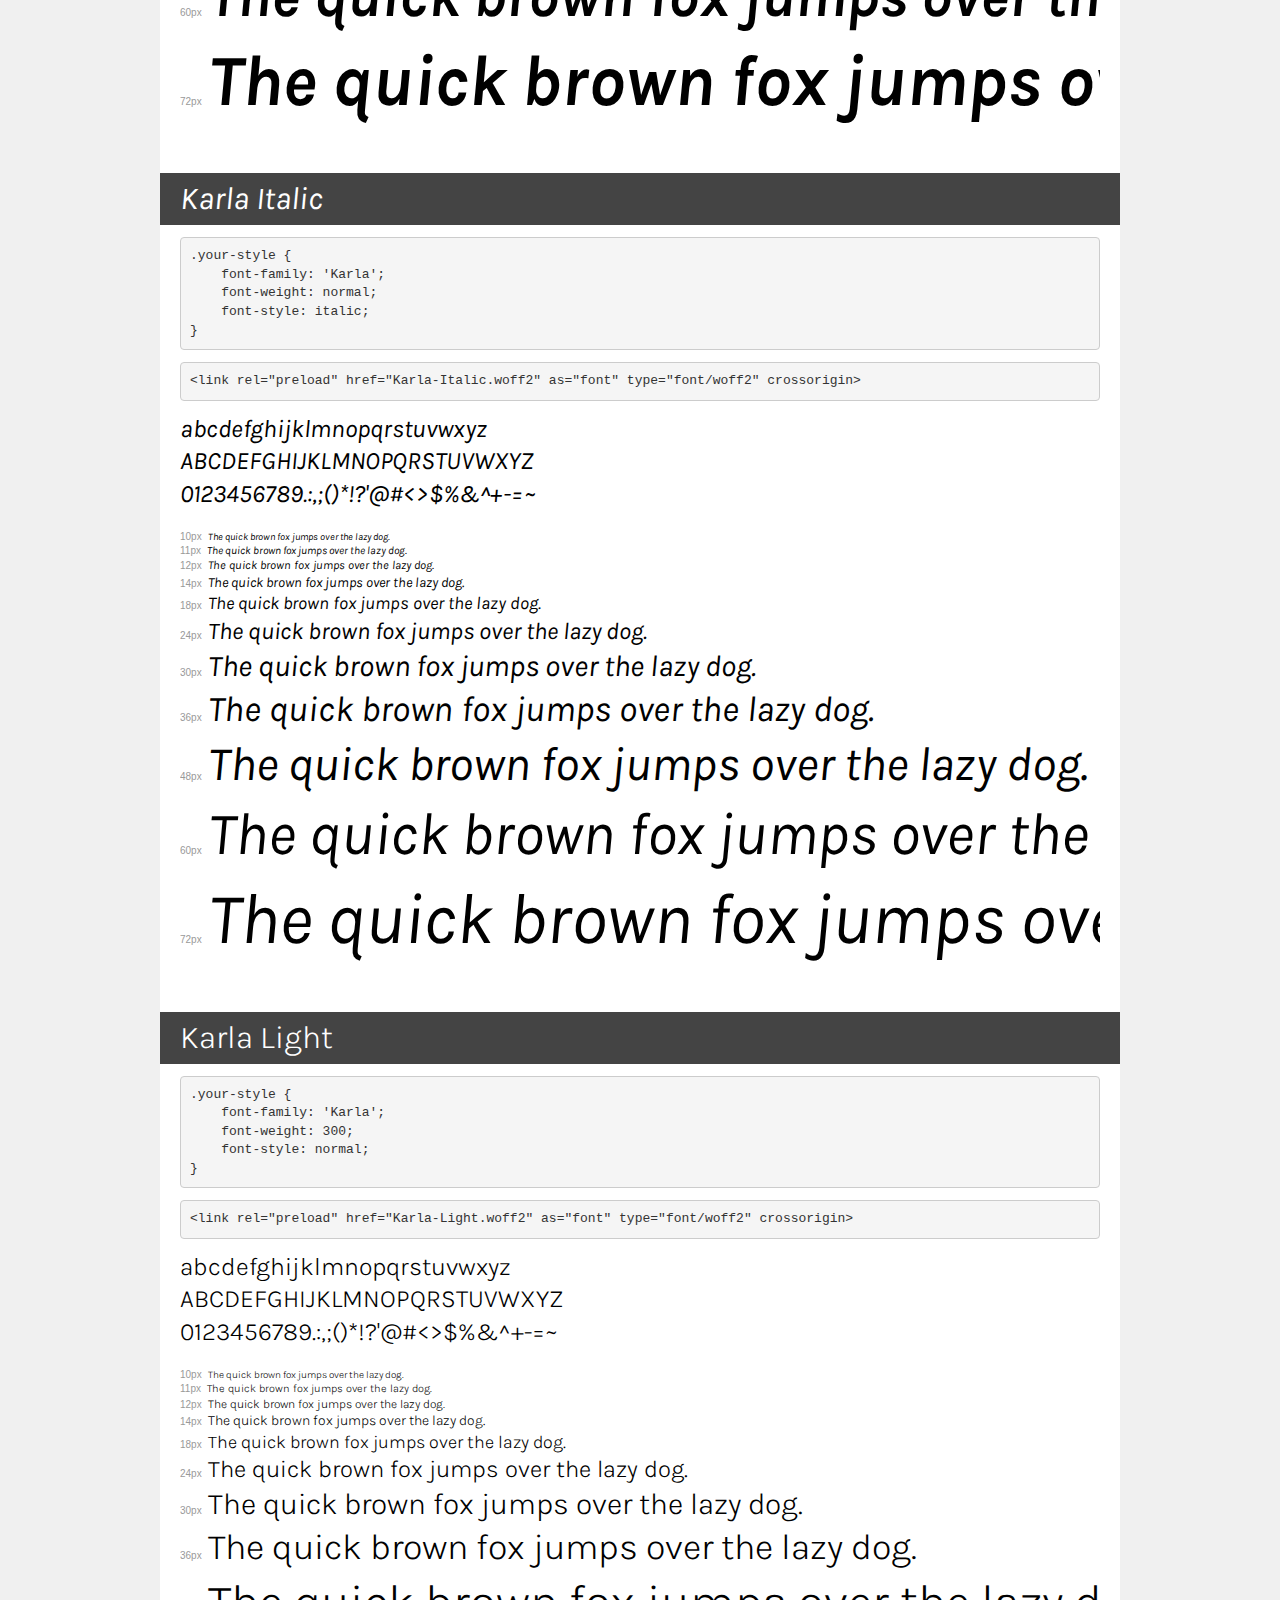
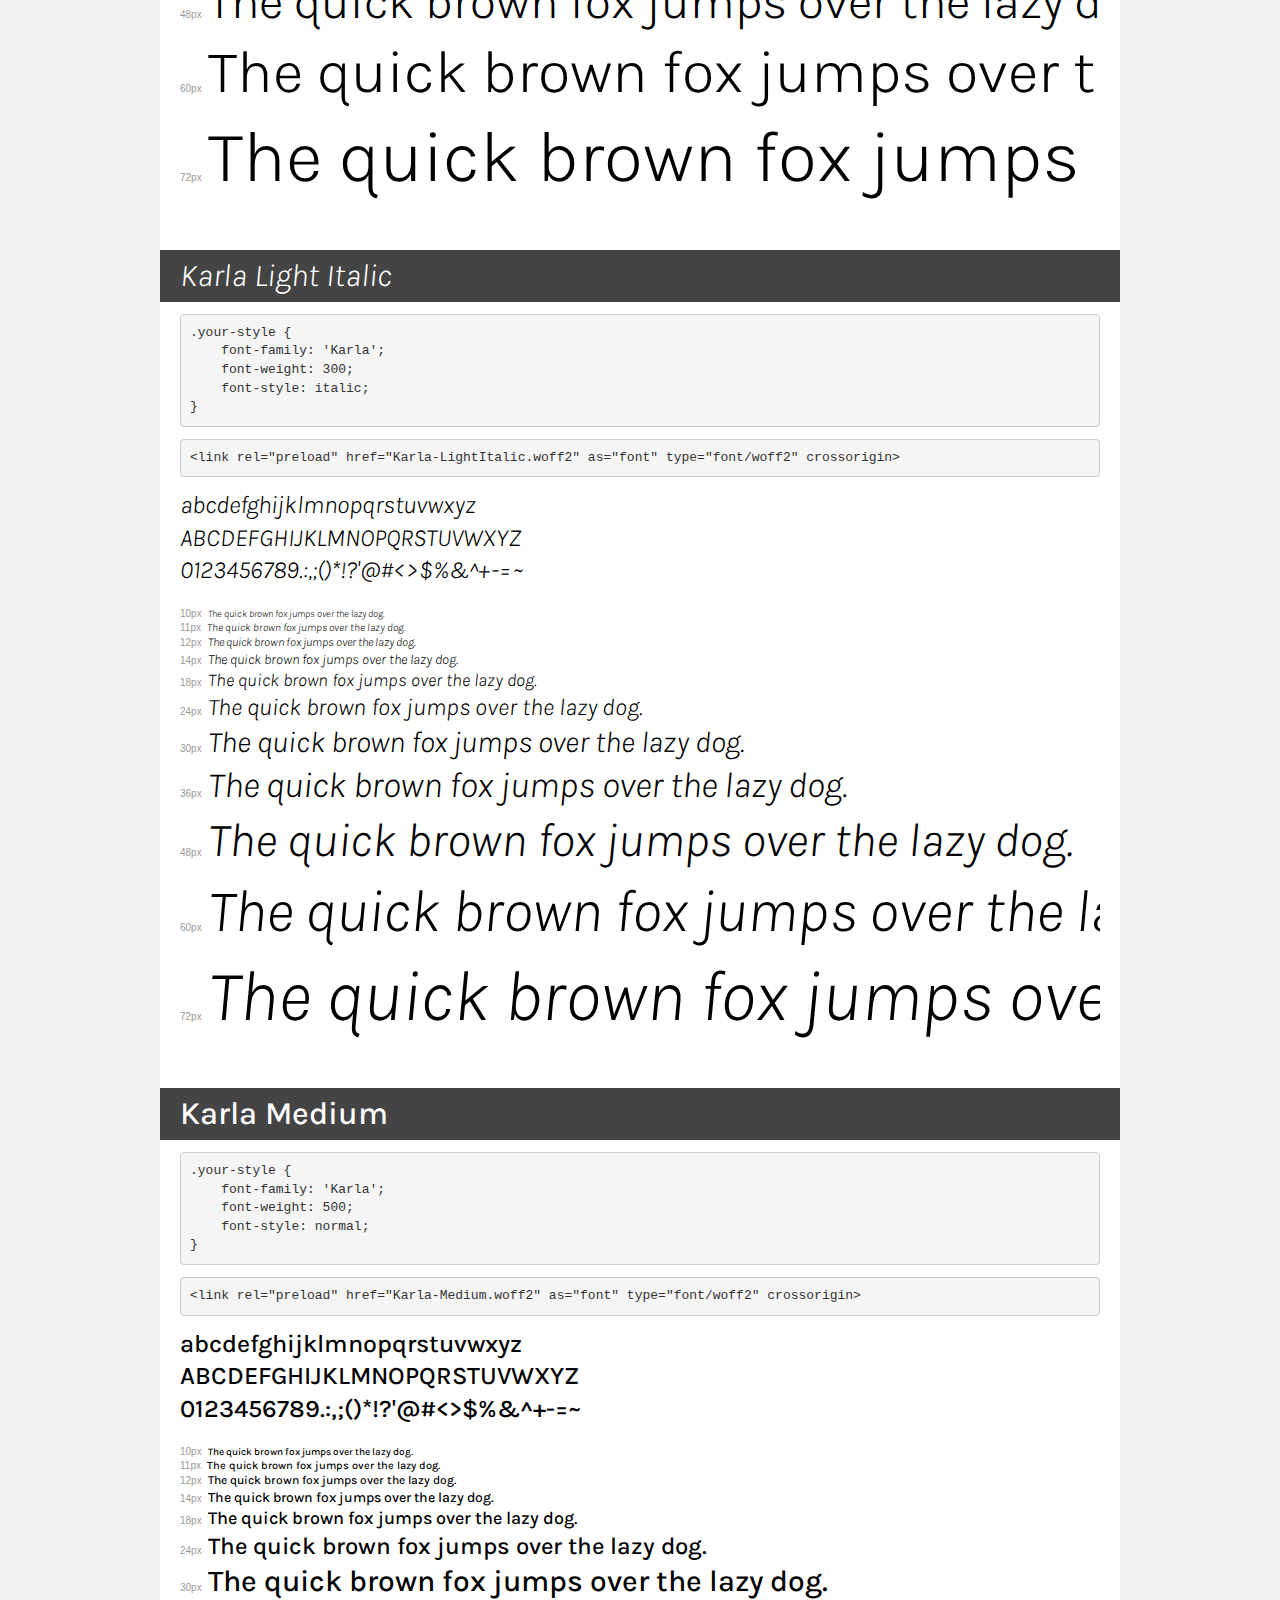
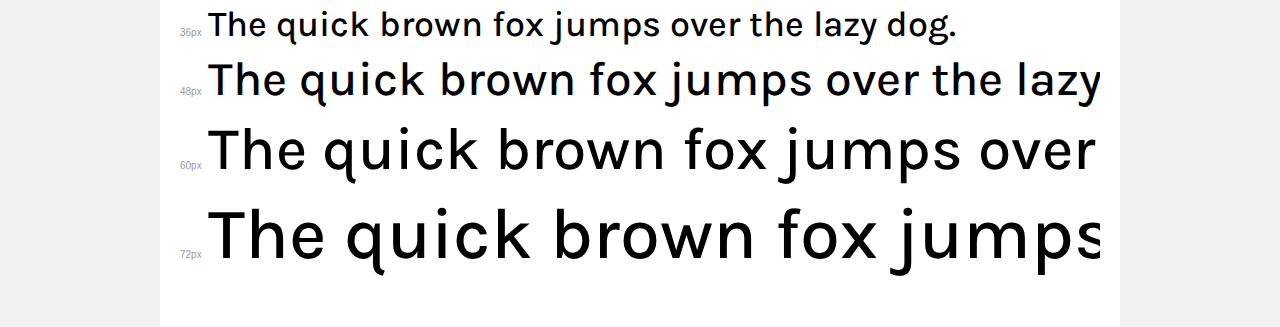
<file: fonts/karla/demo.html>
<!DOCTYPE html>
<html lang="en">
<head>
    <meta charset="utf-8">
    <meta http-equiv="X-UA-Compatible" content="IE=edge">
    <meta name="viewport" content="width=device-width, initial-scale=1">
    <meta name="robots" content="noindex, noarchive">
    <meta name="format-detection" content="telephone=no">
    <title>Transfonter demo</title>
    <link href="stylesheet.css" rel="stylesheet">
    <style>
        /*
        http://meyerweb.com/eric/tools/css/reset/
        v2.0 | 20110126
        License: none (public domain)
        */
        html, body, div, span, applet, object, iframe,
        h1, h2, h3, h4, h5, h6, p, blockquote, pre,
        a, abbr, acronym, address, big, cite, code,
        del, dfn, em, img, ins, kbd, q, s, samp,
        small, strike, strong, sub, sup, tt, var,
        b, u, i, center,
        dl, dt, dd, ol, ul, li,
        fieldset, form, label, legend,
        table, caption, tbody, tfoot, thead, tr, th, td,
        article, aside, canvas, details, embed,
        figure, figcaption, footer, header, hgroup,
        menu, nav, output, ruby, section, summary,
        time, mark, audio, video {
            margin: 0;
            padding: 0;
            border: 0;
            font-size: 100%;
            font: inherit;
            vertical-align: baseline;
        }
        /* HTML5 display-role reset for older browsers */
        article, aside, details, figcaption, figure,
        footer, header, hgroup, menu, nav, section {
            display: block;
        }
        body {
            line-height: 1;
        }
        ol, ul {
            list-style: none;
        }
        blockquote, q {
            quotes: none;
        }
        blockquote:before, blockquote:after,
        q:before, q:after {
            content: '';
            content: none;
        }
        table {
            border-collapse: collapse;
            border-spacing: 0;
        }
        /* demo styles */
        body {
            background: #f0f0f0;
            color: #000;
        }
        .page {
            background: #fff;
            width: 920px;
            margin: 0 auto;
            padding: 20px 20px 0 20px;
            overflow: hidden;
        }
        .font-container {
            overflow-x: auto;
            overflow-y: hidden;
            margin-bottom: 40px;
            line-height: 1.3;
            white-space: nowrap;
            padding-bottom: 5px;
        }
        h1 {
            position: relative;
            background: #444;
            font-size: 32px;
            color: #fff;
            padding: 10px 20px;
            margin: 0 -20px 12px -20px;
        }
        .letters {
            font-size: 25px;
            margin-bottom: 20px;
        }
        .s10:before {
            content: '10px';
        }
        .s11:before {
            content: '11px';
        }
        .s12:before {
            content: '12px';
        }
        .s14:before {
            content: '14px';
        }
        .s18:before {
            content: '18px';
        }
        .s24:before {
            content: '24px';
        }
        .s30:before {
            content: '30px';
        }
        .s36:before {
            content: '36px';
        }
        .s48:before {
            content: '48px';
        }
        .s60:before {
            content: '60px';
        }
        .s72:before {
            content: '72px';
        }
        .s10:before, .s11:before, .s12:before, .s14:before,
        .s18:before, .s24:before, .s30:before, .s36:before,
        .s48:before, .s60:before, .s72:before {
            font-family: Arial, sans-serif;
            font-size: 10px;
            font-weight: normal;
            font-style: normal;
            color: #999;
            padding-right: 6px;
        }
        pre {
            display: block;
            padding: 9px;
            margin: 0 0 12px;
            font-family: Monaco, Menlo, Consolas, "Courier New", monospace;
            font-size: 13px;
            line-height: 1.428571429;
            color: #333;
            font-weight: normal;
            font-style: normal;
            background-color: #f5f5f5;
            border: 1px solid #ccc;
            overflow-x: auto;
            border-radius: 4px;
        }
        /* responsive */
        @media (max-width: 959px) {
            .page {
                width: auto;
                margin: 0;
            }
        }
    </style>
</head>
<body>
<div class="page">
    <div class="demo">
        <h1 style="font-family: 'Karla'; font-weight: 500; font-style: italic;">Karla Medium Italic</h1>
        <pre title="Usage">.your-style {
    font-family: 'Karla';
    font-weight: 500;
    font-style: italic;
}</pre>
        <pre title="Preload (optional)">
&lt;link rel=&quot;preload&quot; href=&quot;Karla-MediumItalic.woff2&quot; as=&quot;font&quot; type=&quot;font/woff2&quot; crossorigin&gt;</pre>
        <div class="font-container" style="font-family: 'Karla'; font-weight: 500; font-style: italic;">
            <p class="letters">
                abcdefghijklmnopqrstuvwxyz<br>
ABCDEFGHIJKLMNOPQRSTUVWXYZ<br>
                0123456789.:,;()*!?'@#&lt;&gt;$%&^+-=~
            </p>
            <p class="s10" style="font-size: 10px;">The quick brown fox jumps over the lazy dog.</p>
            <p class="s11" style="font-size: 11px;">The quick brown fox jumps over the lazy dog.</p>
            <p class="s12" style="font-size: 12px;">The quick brown fox jumps over the lazy dog.</p>
            <p class="s14" style="font-size: 14px;">The quick brown fox jumps over the lazy dog.</p>
            <p class="s18" style="font-size: 18px;">The quick brown fox jumps over the lazy dog.</p>
            <p class="s24" style="font-size: 24px;">The quick brown fox jumps over the lazy dog.</p>
            <p class="s30" style="font-size: 30px;">The quick brown fox jumps over the lazy dog.</p>
            <p class="s36" style="font-size: 36px;">The quick brown fox jumps over the lazy dog.</p>
            <p class="s48" style="font-size: 48px;">The quick brown fox jumps over the lazy dog.</p>
            <p class="s60" style="font-size: 60px;">The quick brown fox jumps over the lazy dog.</p>
            <p class="s72" style="font-size: 72px;">The quick brown fox jumps over the lazy dog.</p>
        </div>
    </div>

    <div class="demo">
        <h1 style="font-family: 'Karla'; font-weight: bold; font-style: normal;">Karla Bold</h1>
        <pre title="Usage">.your-style {
    font-family: 'Karla';
    font-weight: bold;
    font-style: normal;
}</pre>
        <pre title="Preload (optional)">
&lt;link rel=&quot;preload&quot; href=&quot;Karla-Bold.woff2&quot; as=&quot;font&quot; type=&quot;font/woff2&quot; crossorigin&gt;</pre>
        <div class="font-container" style="font-family: 'Karla'; font-weight: bold; font-style: normal;">
            <p class="letters">
                abcdefghijklmnopqrstuvwxyz<br>
ABCDEFGHIJKLMNOPQRSTUVWXYZ<br>
                0123456789.:,;()*!?'@#&lt;&gt;$%&^+-=~
            </p>
            <p class="s10" style="font-size: 10px;">The quick brown fox jumps over the lazy dog.</p>
            <p class="s11" style="font-size: 11px;">The quick brown fox jumps over the lazy dog.</p>
            <p class="s12" style="font-size: 12px;">The quick brown fox jumps over the lazy dog.</p>
            <p class="s14" style="font-size: 14px;">The quick brown fox jumps over the lazy dog.</p>
            <p class="s18" style="font-size: 18px;">The quick brown fox jumps over the lazy dog.</p>
            <p class="s24" style="font-size: 24px;">The quick brown fox jumps over the lazy dog.</p>
            <p class="s30" style="font-size: 30px;">The quick brown fox jumps over the lazy dog.</p>
            <p class="s36" style="font-size: 36px;">The quick brown fox jumps over the lazy dog.</p>
            <p class="s48" style="font-size: 48px;">The quick brown fox jumps over the lazy dog.</p>
            <p class="s60" style="font-size: 60px;">The quick brown fox jumps over the lazy dog.</p>
            <p class="s72" style="font-size: 72px;">The quick brown fox jumps over the lazy dog.</p>
        </div>
    </div>

    <div class="demo">
        <h1 style="font-family: 'Karla'; font-weight: normal; font-style: normal;">Karla Regular</h1>
        <pre title="Usage">.your-style {
    font-family: 'Karla';
    font-weight: normal;
    font-style: normal;
}</pre>
        <pre title="Preload (optional)">
&lt;link rel=&quot;preload&quot; href=&quot;Karla-Regular.woff2&quot; as=&quot;font&quot; type=&quot;font/woff2&quot; crossorigin&gt;</pre>
        <div class="font-container" style="font-family: 'Karla'; font-weight: normal; font-style: normal;">
            <p class="letters">
                abcdefghijklmnopqrstuvwxyz<br>
ABCDEFGHIJKLMNOPQRSTUVWXYZ<br>
                0123456789.:,;()*!?'@#&lt;&gt;$%&^+-=~
            </p>
            <p class="s10" style="font-size: 10px;">The quick brown fox jumps over the lazy dog.</p>
            <p class="s11" style="font-size: 11px;">The quick brown fox jumps over the lazy dog.</p>
            <p class="s12" style="font-size: 12px;">The quick brown fox jumps over the lazy dog.</p>
            <p class="s14" style="font-size: 14px;">The quick brown fox jumps over the lazy dog.</p>
            <p class="s18" style="font-size: 18px;">The quick brown fox jumps over the lazy dog.</p>
            <p class="s24" style="font-size: 24px;">The quick brown fox jumps over the lazy dog.</p>
            <p class="s30" style="font-size: 30px;">The quick brown fox jumps over the lazy dog.</p>
            <p class="s36" style="font-size: 36px;">The quick brown fox jumps over the lazy dog.</p>
            <p class="s48" style="font-size: 48px;">The quick brown fox jumps over the lazy dog.</p>
            <p class="s60" style="font-size: 60px;">The quick brown fox jumps over the lazy dog.</p>
            <p class="s72" style="font-size: 72px;">The quick brown fox jumps over the lazy dog.</p>
        </div>
    </div>

    <div class="demo">
        <h1 style="font-family: 'Karla'; font-weight: bold; font-style: italic;">Karla Bold Italic</h1>
        <pre title="Usage">.your-style {
    font-family: 'Karla';
    font-weight: bold;
    font-style: italic;
}</pre>
        <pre title="Preload (optional)">
&lt;link rel=&quot;preload&quot; href=&quot;Karla-BoldItalic.woff2&quot; as=&quot;font&quot; type=&quot;font/woff2&quot; crossorigin&gt;</pre>
        <div class="font-container" style="font-family: 'Karla'; font-weight: bold; font-style: italic;">
            <p class="letters">
                abcdefghijklmnopqrstuvwxyz<br>
ABCDEFGHIJKLMNOPQRSTUVWXYZ<br>
                0123456789.:,;()*!?'@#&lt;&gt;$%&^+-=~
            </p>
            <p class="s10" style="font-size: 10px;">The quick brown fox jumps over the lazy dog.</p>
            <p class="s11" style="font-size: 11px;">The quick brown fox jumps over the lazy dog.</p>
            <p class="s12" style="font-size: 12px;">The quick brown fox jumps over the lazy dog.</p>
            <p class="s14" style="font-size: 14px;">The quick brown fox jumps over the lazy dog.</p>
            <p class="s18" style="font-size: 18px;">The quick brown fox jumps over the lazy dog.</p>
            <p class="s24" style="font-size: 24px;">The quick brown fox jumps over the lazy dog.</p>
            <p class="s30" style="font-size: 30px;">The quick brown fox jumps over the lazy dog.</p>
            <p class="s36" style="font-size: 36px;">The quick brown fox jumps over the lazy dog.</p>
            <p class="s48" style="font-size: 48px;">The quick brown fox jumps over the lazy dog.</p>
            <p class="s60" style="font-size: 60px;">The quick brown fox jumps over the lazy dog.</p>
            <p class="s72" style="font-size: 72px;">The quick brown fox jumps over the lazy dog.</p>
        </div>
    </div>

    <div class="demo">
        <h1 style="font-family: 'Karla'; font-weight: normal; font-style: italic;">Karla Italic</h1>
        <pre title="Usage">.your-style {
    font-family: 'Karla';
    font-weight: normal;
    font-style: italic;
}</pre>
        <pre title="Preload (optional)">
&lt;link rel=&quot;preload&quot; href=&quot;Karla-Italic.woff2&quot; as=&quot;font&quot; type=&quot;font/woff2&quot; crossorigin&gt;</pre>
        <div class="font-container" style="font-family: 'Karla'; font-weight: normal; font-style: italic;">
            <p class="letters">
                abcdefghijklmnopqrstuvwxyz<br>
ABCDEFGHIJKLMNOPQRSTUVWXYZ<br>
                0123456789.:,;()*!?'@#&lt;&gt;$%&^+-=~
            </p>
            <p class="s10" style="font-size: 10px;">The quick brown fox jumps over the lazy dog.</p>
            <p class="s11" style="font-size: 11px;">The quick brown fox jumps over the lazy dog.</p>
            <p class="s12" style="font-size: 12px;">The quick brown fox jumps over the lazy dog.</p>
            <p class="s14" style="font-size: 14px;">The quick brown fox jumps over the lazy dog.</p>
            <p class="s18" style="font-size: 18px;">The quick brown fox jumps over the lazy dog.</p>
            <p class="s24" style="font-size: 24px;">The quick brown fox jumps over the lazy dog.</p>
            <p class="s30" style="font-size: 30px;">The quick brown fox jumps over the lazy dog.</p>
            <p class="s36" style="font-size: 36px;">The quick brown fox jumps over the lazy dog.</p>
            <p class="s48" style="font-size: 48px;">The quick brown fox jumps over the lazy dog.</p>
            <p class="s60" style="font-size: 60px;">The quick brown fox jumps over the lazy dog.</p>
            <p class="s72" style="font-size: 72px;">The quick brown fox jumps over the lazy dog.</p>
        </div>
    </div>

    <div class="demo">
        <h1 style="font-family: 'Karla'; font-weight: 300; font-style: normal;">Karla Light</h1>
        <pre title="Usage">.your-style {
    font-family: 'Karla';
    font-weight: 300;
    font-style: normal;
}</pre>
        <pre title="Preload (optional)">
&lt;link rel=&quot;preload&quot; href=&quot;Karla-Light.woff2&quot; as=&quot;font&quot; type=&quot;font/woff2&quot; crossorigin&gt;</pre>
        <div class="font-container" style="font-family: 'Karla'; font-weight: 300; font-style: normal;">
            <p class="letters">
                abcdefghijklmnopqrstuvwxyz<br>
ABCDEFGHIJKLMNOPQRSTUVWXYZ<br>
                0123456789.:,;()*!?'@#&lt;&gt;$%&^+-=~
            </p>
            <p class="s10" style="font-size: 10px;">The quick brown fox jumps over the lazy dog.</p>
            <p class="s11" style="font-size: 11px;">The quick brown fox jumps over the lazy dog.</p>
            <p class="s12" style="font-size: 12px;">The quick brown fox jumps over the lazy dog.</p>
            <p class="s14" style="font-size: 14px;">The quick brown fox jumps over the lazy dog.</p>
            <p class="s18" style="font-size: 18px;">The quick brown fox jumps over the lazy dog.</p>
            <p class="s24" style="font-size: 24px;">The quick brown fox jumps over the lazy dog.</p>
            <p class="s30" style="font-size: 30px;">The quick brown fox jumps over the lazy dog.</p>
            <p class="s36" style="font-size: 36px;">The quick brown fox jumps over the lazy dog.</p>
            <p class="s48" style="font-size: 48px;">The quick brown fox jumps over the lazy dog.</p>
            <p class="s60" style="font-size: 60px;">The quick brown fox jumps over the lazy dog.</p>
            <p class="s72" style="font-size: 72px;">The quick brown fox jumps over the lazy dog.</p>
        </div>
    </div>

    <div class="demo">
        <h1 style="font-family: 'Karla'; font-weight: 300; font-style: italic;">Karla Light Italic</h1>
        <pre title="Usage">.your-style {
    font-family: 'Karla';
    font-weight: 300;
    font-style: italic;
}</pre>
        <pre title="Preload (optional)">
&lt;link rel=&quot;preload&quot; href=&quot;Karla-LightItalic.woff2&quot; as=&quot;font&quot; type=&quot;font/woff2&quot; crossorigin&gt;</pre>
        <div class="font-container" style="font-family: 'Karla'; font-weight: 300; font-style: italic;">
            <p class="letters">
                abcdefghijklmnopqrstuvwxyz<br>
ABCDEFGHIJKLMNOPQRSTUVWXYZ<br>
                0123456789.:,;()*!?'@#&lt;&gt;$%&^+-=~
            </p>
            <p class="s10" style="font-size: 10px;">The quick brown fox jumps over the lazy dog.</p>
            <p class="s11" style="font-size: 11px;">The quick brown fox jumps over the lazy dog.</p>
            <p class="s12" style="font-size: 12px;">The quick brown fox jumps over the lazy dog.</p>
            <p class="s14" style="font-size: 14px;">The quick brown fox jumps over the lazy dog.</p>
            <p class="s18" style="font-size: 18px;">The quick brown fox jumps over the lazy dog.</p>
            <p class="s24" style="font-size: 24px;">The quick brown fox jumps over the lazy dog.</p>
            <p class="s30" style="font-size: 30px;">The quick brown fox jumps over the lazy dog.</p>
            <p class="s36" style="font-size: 36px;">The quick brown fox jumps over the lazy dog.</p>
            <p class="s48" style="font-size: 48px;">The quick brown fox jumps over the lazy dog.</p>
            <p class="s60" style="font-size: 60px;">The quick brown fox jumps over the lazy dog.</p>
            <p class="s72" style="font-size: 72px;">The quick brown fox jumps over the lazy dog.</p>
        </div>
    </div>

    <div class="demo">
        <h1 style="font-family: 'Karla'; font-weight: 500; font-style: normal;">Karla Medium</h1>
        <pre title="Usage">.your-style {
    font-family: 'Karla';
    font-weight: 500;
    font-style: normal;
}</pre>
        <pre title="Preload (optional)">
&lt;link rel=&quot;preload&quot; href=&quot;Karla-Medium.woff2&quot; as=&quot;font&quot; type=&quot;font/woff2&quot; crossorigin&gt;</pre>
        <div class="font-container" style="font-family: 'Karla'; font-weight: 500; font-style: normal;">
            <p class="letters">
                abcdefghijklmnopqrstuvwxyz<br>
ABCDEFGHIJKLMNOPQRSTUVWXYZ<br>
                0123456789.:,;()*!?'@#&lt;&gt;$%&^+-=~
            </p>
            <p class="s10" style="font-size: 10px;">The quick brown fox jumps over the lazy dog.</p>
            <p class="s11" style="font-size: 11px;">The quick brown fox jumps over the lazy dog.</p>
            <p class="s12" style="font-size: 12px;">The quick brown fox jumps over the lazy dog.</p>
            <p class="s14" style="font-size: 14px;">The quick brown fox jumps over the lazy dog.</p>
            <p class="s18" style="font-size: 18px;">The quick brown fox jumps over the lazy dog.</p>
            <p class="s24" style="font-size: 24px;">The quick brown fox jumps over the lazy dog.</p>
            <p class="s30" style="font-size: 30px;">The quick brown fox jumps over the lazy dog.</p>
            <p class="s36" style="font-size: 36px;">The quick brown fox jumps over the lazy dog.</p>
            <p class="s48" style="font-size: 48px;">The quick brown fox jumps over the lazy dog.</p>
            <p class="s60" style="font-size: 60px;">The quick brown fox jumps over the lazy dog.</p>
            <p class="s72" style="font-size: 72px;">The quick brown fox jumps over the lazy dog.</p>
        </div>
    </div>

</div>
</body>
</html>
</file>
<file: fonts/stylesheet.css>
@font-face {
    font-family: 'Bodoni Moda 9pt';
    src: url('/fonts/stylesheet.css') format('woff2'),
         url('./BodoniModa9pt-Medium.woff') format('woff');
    font-weight: 500;
    font-style: normal;
    font-display: swap;
}

@font-face {
    font-family: 'Bodoni Moda 9pt';
    src: url('./BodoniModa9pt-SemiBoldItalic.woff2') format('woff2'),
         url('./BodoniModa9pt-SemiBoldItalic.woff') format('woff');
    font-weight: 600;
    font-style: italic;
    font-display: swap;
}

@font-face {
    font-family: 'Bodoni Moda 9pt';
    src: url('./BodoniModa9pt-SemiBold.woff2') format('woff2'),
         url('./BodoniModa9pt-SemiBold.woff') format('woff');
    font-weight: 600;
    font-style: normal;
    font-display: swap;
}

@font-face {
    font-family: 'Bodoni Moda 9pt';
    src: url('./BodoniModa9pt-MediumItalic.woff2') format('woff2'),
         url('./BodoniModa9pt-MediumItalic.woff') format('woff');
    font-weight: 500;
    font-style: italic;
    font-display: swap;
}
@font-face {
    font-family: 'Karla';
    src: url('./Karla-MediumItalic.woff2') format('woff2'),
         url('./Karla-MediumItalic.woff') format('woff');
    font-weight: 500;
    font-style: italic;
    font-display: swap;
}

@font-face {
    font-family: 'Karla';
    src: url('./Karla-Bold.woff2') format('woff2'),
         url('./Karla-Bold.woff') format('woff');
    font-weight: bold;
    font-style: normal;
    font-display: swap;
}

@font-face {
    font-family: 'Karla';
    src: url('./Karla-Regular.woff2') format('woff2'),
         url('./Karla-Regular.woff') format('woff');
    font-weight: normal;
    font-style: normal;
    font-display: swap;
}

@font-face {
    font-family: 'Karla';
    src: url('./Karla-BoldItalic.woff2') format('woff2'),
         url('./Karla-BoldItalic.woff') format('woff');
    font-weight: bold;
    font-style: italic;
    font-display: swap;
}

@font-face {
    font-family: 'Karla';
    src: url('./Karla-Italic.woff2') format('woff2'),
         url('./Karla-Italic.woff') format('woff');
    font-weight: normal;
    font-style: italic;
    font-display: swap;
}

@font-face {
    font-family: 'Karla';
    src: url('./Karla-Light.woff2') format('woff2'),
         url('./Karla-Light.woff') format('woff');
    font-weight: 300;
    font-style: normal;
    font-display: swap;
}

@font-face {
    font-family: 'Karla';
    src: url('./Karla-LightItalic.woff2') format('woff2'),
         url('./Karla-LightItalic.woff') format('woff');
    font-weight: 300;
    font-style: italic;
    font-display: swap;
}

@font-face {
    font-family: 'Karla';
    src: url('./Karla-Medium.woff2') format('woff2'),
         url('./Karla-Medium.woff') format('woff');
    font-weight: 500;
    font-style: normal;
    font-display: swap;
}
</file>
<file: fonts/bodonimoda/stylesheet.css>
@font-face {
    font-family: 'Bodoni Moda 9pt';
    src: url('./BodoniModa9pt-Medium.woff2') format('woff2'),
         url('./BodoniModa9pt-Medium.woff') format('woff');
    font-weight: 500;
    font-style: normal;
    font-display: swap;
}

@font-face {
    font-family: 'Bodoni Moda 9pt';
    src: url('./BodoniModa9pt-SemiBoldItalic.woff2') format('woff2'),
         url('./BodoniModa9pt-SemiBoldItalic.woff') format('woff');
    font-weight: 600;
    font-style: italic;
    font-display: swap;
}

@font-face {
    font-family: 'Bodoni Moda 9pt';
    src: url('./BodoniModa9pt-SemiBold.woff2') format('woff2'),
         url('./BodoniModa9pt-SemiBold.woff') format('woff');
    font-weight: 600;
    font-style: normal;
    font-display: swap;
}

@font-face {
    font-family: 'Bodoni Moda 9pt';
    src: url('./BodoniModa9pt-MediumItalic.woff2') format('woff2'),
         url('./BodoniModa9pt-MediumItalic.woff') format('woff');
    font-weight: 500;
    font-style: italic;
    font-display: swap;
}
</file>
<file: fonts/karla/stylesheet.css>
@font-face {
    font-family: 'Karla';
    src: url('./Karla-MediumItalic.woff2') format('woff2'),
         url('./Karla-MediumItalic.woff') format('woff');
    font-weight: 500;
    font-style: italic;
    font-display: swap;
}

@font-face {
    font-family: 'Karla';
    src: url('./Karla-Bold.woff2') format('woff2'),
         url('./Karla-Bold.woff') format('woff');
    font-weight: bold;
    font-style: normal;
    font-display: swap;
}

@font-face {
    font-family: 'Karla';
    src: url('./Karla-Regular.woff2') format('woff2'),
         url('./Karla-Regular.woff') format('woff');
    font-weight: normal;
    font-style: normal;
    font-display: swap;
}

@font-face {
    font-family: 'Karla';
    src: url('./Karla-BoldItalic.woff2') format('woff2'),
         url('./Karla-BoldItalic.woff') format('woff');
    font-weight: bold;
    font-style: italic;
    font-display: swap;
}

@font-face {
    font-family: 'Karla';
    src: url('./Karla-Italic.woff2') format('woff2'),
         url('./Karla-Italic.woff') format('woff');
    font-weight: normal;
    font-style: italic;
    font-display: swap;
}

@font-face {
    font-family: 'Karla';
    src: url('./Karla-Light.woff2') format('woff2'),
         url('./Karla-Light.woff') format('woff');
    font-weight: 300;
    font-style: normal;
    font-display: swap;
}

@font-face {
    font-family: 'Karla';
    src: url('./Karla-LightItalic.woff2') format('woff2'),
         url('./Karla-LightItalic.woff') format('woff');
    font-weight: 300;
    font-style: italic;
    font-display: swap;
}

@font-face {
    font-family: 'Karla';
    src: url('./Karla-Medium.woff2') format('woff2'),
         url('./Karla-Medium.woff') format('woff');
    font-weight: 500;
    font-style: normal;
    font-display: swap;
}
</file>
<file: css/index.css>
@import "./bootstrap.css";

.header-title {
    background-color: var(--antique-brass);
    color: var(--white);
}

.logo{
    padding: 0;
    max-width: 153px;
    margin-right: 4%;
}
.logo img {
    max-width: 151px;
    aspect-ratio: 2.8;
}
.header-link{
    padding: 0;
}
.header-title p {
    font-size: 10px;
    line-height: 1.4;
    text-align: center;
}
.header-link li:hover a{
    border-bottom: 1px solid var(--antique-brass);
    padding-bottom: 1px ;
}
.header-link ul li{
    position: relative;
}

.header-link ul li + li {
    margin-left: 36px;
}
ul li{
   list-style-type: none;
   font-size: 15px;
   letter-spacing: 0.07em;
   font-family: var(--font-family-karla);
   font-weight: 500;
}
.header-icon a {
    width: 20px;
    height: 20px;
}
/* .container-fluid .header-title {
    max-width: 354px;
} */

.icons .search-icon{
    margin-top: -25px;
    margin-left: 10px;
}


/* .header-icon a+a{
    margin-left: 30px;
} */

@media (min-width:992px){
    .header-link ul li + li {
        margin-left: 10px;
    }
    .header-icon a+a{
        margin-left: 15px;
    }
    .header-title p {
        font-size: 13px;
        line-height: 2;
        letter-spacing: 0.05em;
        padding: 6px 0;
        margin: 0 auto;
    }
}
@media (min-width:1100px){
    .header-link ul li + li {
        margin-left: 20px;
    }
    .header-icon a+a{
        margin-left: 15px;
    }
}
@media (min-width: 1200px){
    .header-link ul li + li {
        margin-left: 30px;
    }
    .header-icon a+a{
        margin-left: 30px;
    }
}
</file>
